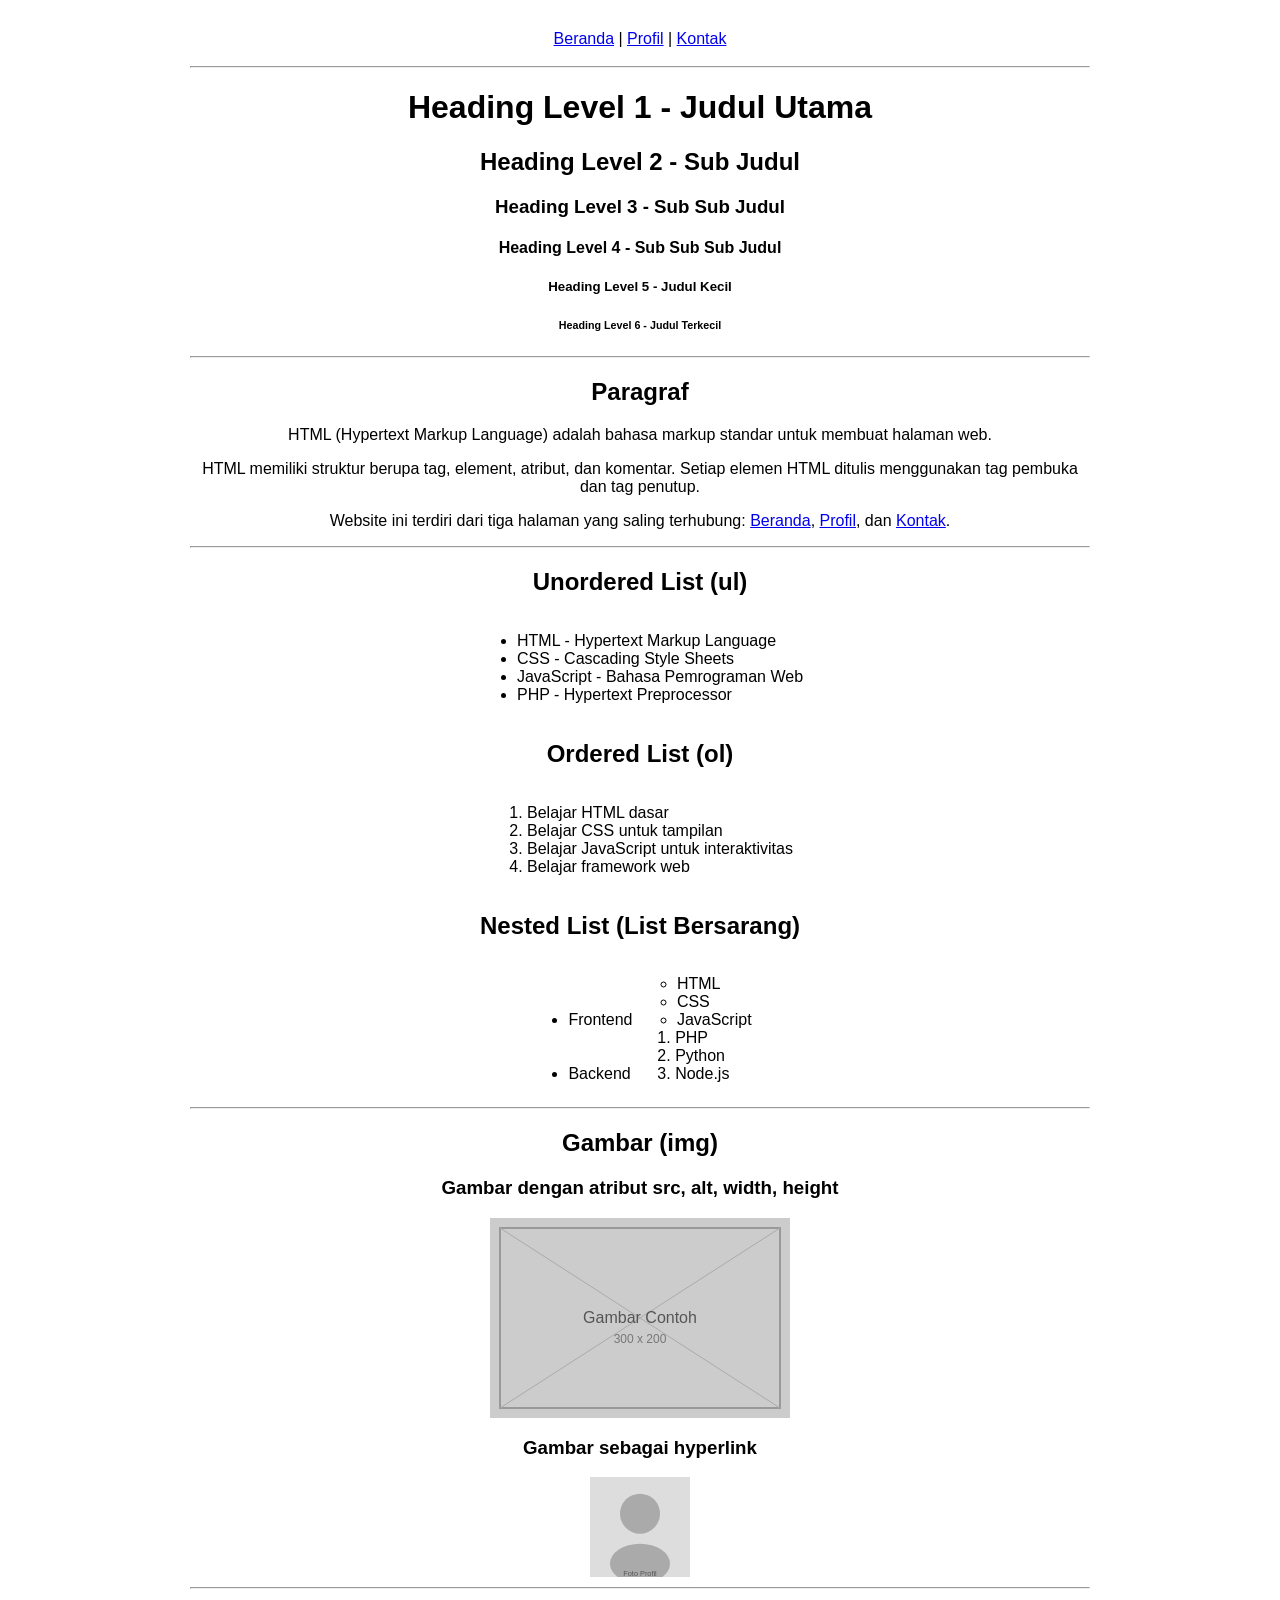
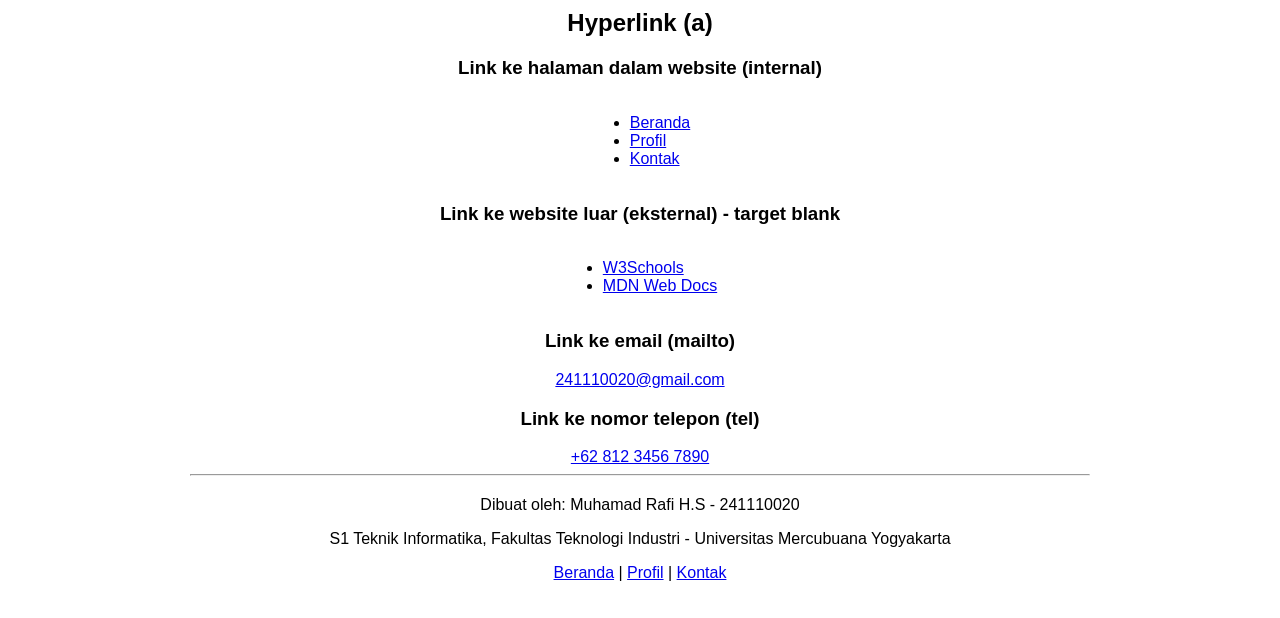
<file: TUGASKULIAH/TP3HTML_Muhamad_Rafi_H.S_241110020/index.html>
<!DOCTYPE html>
<html lang="id">

<head>
    <meta charset="UTF-8">
    <meta name="viewport" content="width=device-width, initial-scale=1.0">
    <meta name="description" content="Halaman beranda website tugas HTML">
    <meta name="author" content="Muhamad Rafi H.S">
    <title>Beranda</title>
    <style>
        body {
            max-width: 900px;
            margin: 0 auto;
            padding: 20px 30px;
            font-family: Arial, sans-serif;
        }

        nav {
            text-align: center;
            padding: 10px 0;
        }

        h1,
        h2,
        h3,
        h4,
        h5,
        h6 {
            text-align: center;
        }

        img {
            display: block;
            margin: 10px auto;
        }

        table {
            margin: 10px auto;
        }

        ul,
        ol {
            display: inline-block;
            text-align: left;
        }

        div {
            text-align: center;
        }

        footer {
            text-align: center;
            margin-top: 20px;
        }

        p {
            text-align: center;
        }
    </style>
</head>

<body>

    <nav>
        <a href="index.html" title="Halaman Beranda">Beranda</a> |
        <a href="profil.html" title="Halaman Profil">Profil</a> |
        <a href="kontak.html" title="Halaman Kontak">Kontak</a>
    </nav>

    <hr>

    <div>
        <h1>Heading Level 1 - Judul Utama</h1>
        <h2>Heading Level 2 - Sub Judul</h2>
        <h3>Heading Level 3 - Sub Sub Judul</h3>
        <h4>Heading Level 4 - Sub Sub Sub Judul</h4>
        <h5>Heading Level 5 - Judul Kecil</h5>
        <h6>Heading Level 6 - Judul Terkecil</h6>
    </div>

    <hr>

    <div>
        <h2>Paragraf</h2>
        <p>
            HTML (Hypertext Markup Language) adalah bahasa markup standar untuk membuat halaman web.
        </p>
        <p>
            HTML memiliki struktur berupa tag, element, atribut, dan komentar.
            Setiap elemen HTML ditulis menggunakan tag pembuka dan tag penutup.
        </p>
        <p>
            Website ini terdiri dari tiga halaman yang saling terhubung:
            <a href="index.html" title="Halaman Beranda">Beranda</a>,
            <a href="profil.html" title="Halaman Profil">Profil</a>, dan
            <a href="kontak.html" title="Halaman Kontak">Kontak</a>.
        </p>
    </div>

    <hr>

    <div>
        <h2>Unordered List (ul)</h2>
        <ul>
            <li>HTML - Hypertext Markup Language</li>
            <li>CSS - Cascading Style Sheets</li>
            <li>JavaScript - Bahasa Pemrograman Web</li>
            <li>PHP - Hypertext Preprocessor</li>
        </ul>

        <h2>Ordered List (ol)</h2>
        <ol>
            <li>Belajar HTML dasar</li>
            <li>Belajar CSS untuk tampilan</li>
            <li>Belajar JavaScript untuk interaktivitas</li>
            <li>Belajar framework web</li>
        </ol>

        <h2>Nested List (List Bersarang)</h2>
        <ul>
            <li>Frontend
                <ul>
                    <li>HTML</li>
                    <li>CSS</li>
                    <li>JavaScript</li>
                </ul>
            </li>
            <li>Backend
                <ol>
                    <li>PHP</li>
                    <li>Python</li>
                    <li>Node.js</li>
                </ol>
            </li>
        </ul>
    </div>

    <hr>

    <div>
        <h2>Gambar (img)</h2>

        <h3>Gambar dengan atribut src, alt, width, height</h3>
        <img src="assets/gambar.svg" alt="Gambar Contoh 300x200" width="300" height="200">

        <h3>Gambar sebagai hyperlink</h3>
        <a href="profil.html" title="Pergi ke halaman profil">
            <img src="assets/foto.svg" alt="Foto Profil - klik untuk ke halaman profil" width="100" height="100">
        </a>
    </div>

    <hr>

    <div>
        <h2>Hyperlink (a)</h2>

        <h3>Link ke halaman dalam website (internal)</h3>
        <ul>
            <li><a href="index.html">Beranda</a></li>
            <li><a href="profil.html">Profil</a></li>
            <li><a href="kontak.html">Kontak</a></li>
        </ul>

        <h3>Link ke website luar (eksternal) - target blank</h3>
        <ul>
            <li><a href="https://www.w3schools.com" target="_blank" title="Belajar HTML di W3Schools">W3Schools</a></li>
            <li><a href="https://developer.mozilla.org" target="_blank" title="Referensi HTML di MDN">MDN Web Docs</a>
            </li>
        </ul>

        <h3>Link ke email (mailto)</h3>
        <a href="mailto:241110020@gmail.com" title="Kirim email">241110020@gmail.com</a>

        <h3>Link ke nomor telepon (tel)</h3>
        <a href="tel:+628123456789" title="Telepon">+62 812 3456 7890</a>
    </div>

    <hr>

    <footer>
        <p>Dibuat oleh: Muhamad Rafi H.S - 241110020</p>
        <p>S1 Teknik Informatika, Fakultas Teknologi Industri - Universitas Mercubuana Yogyakarta</p>
        <p>
            <a href="index.html">Beranda</a> |
            <a href="profil.html">Profil</a> |
            <a href="kontak.html">Kontak</a>
        </p>
    </footer>

</body>

</html>
</file>
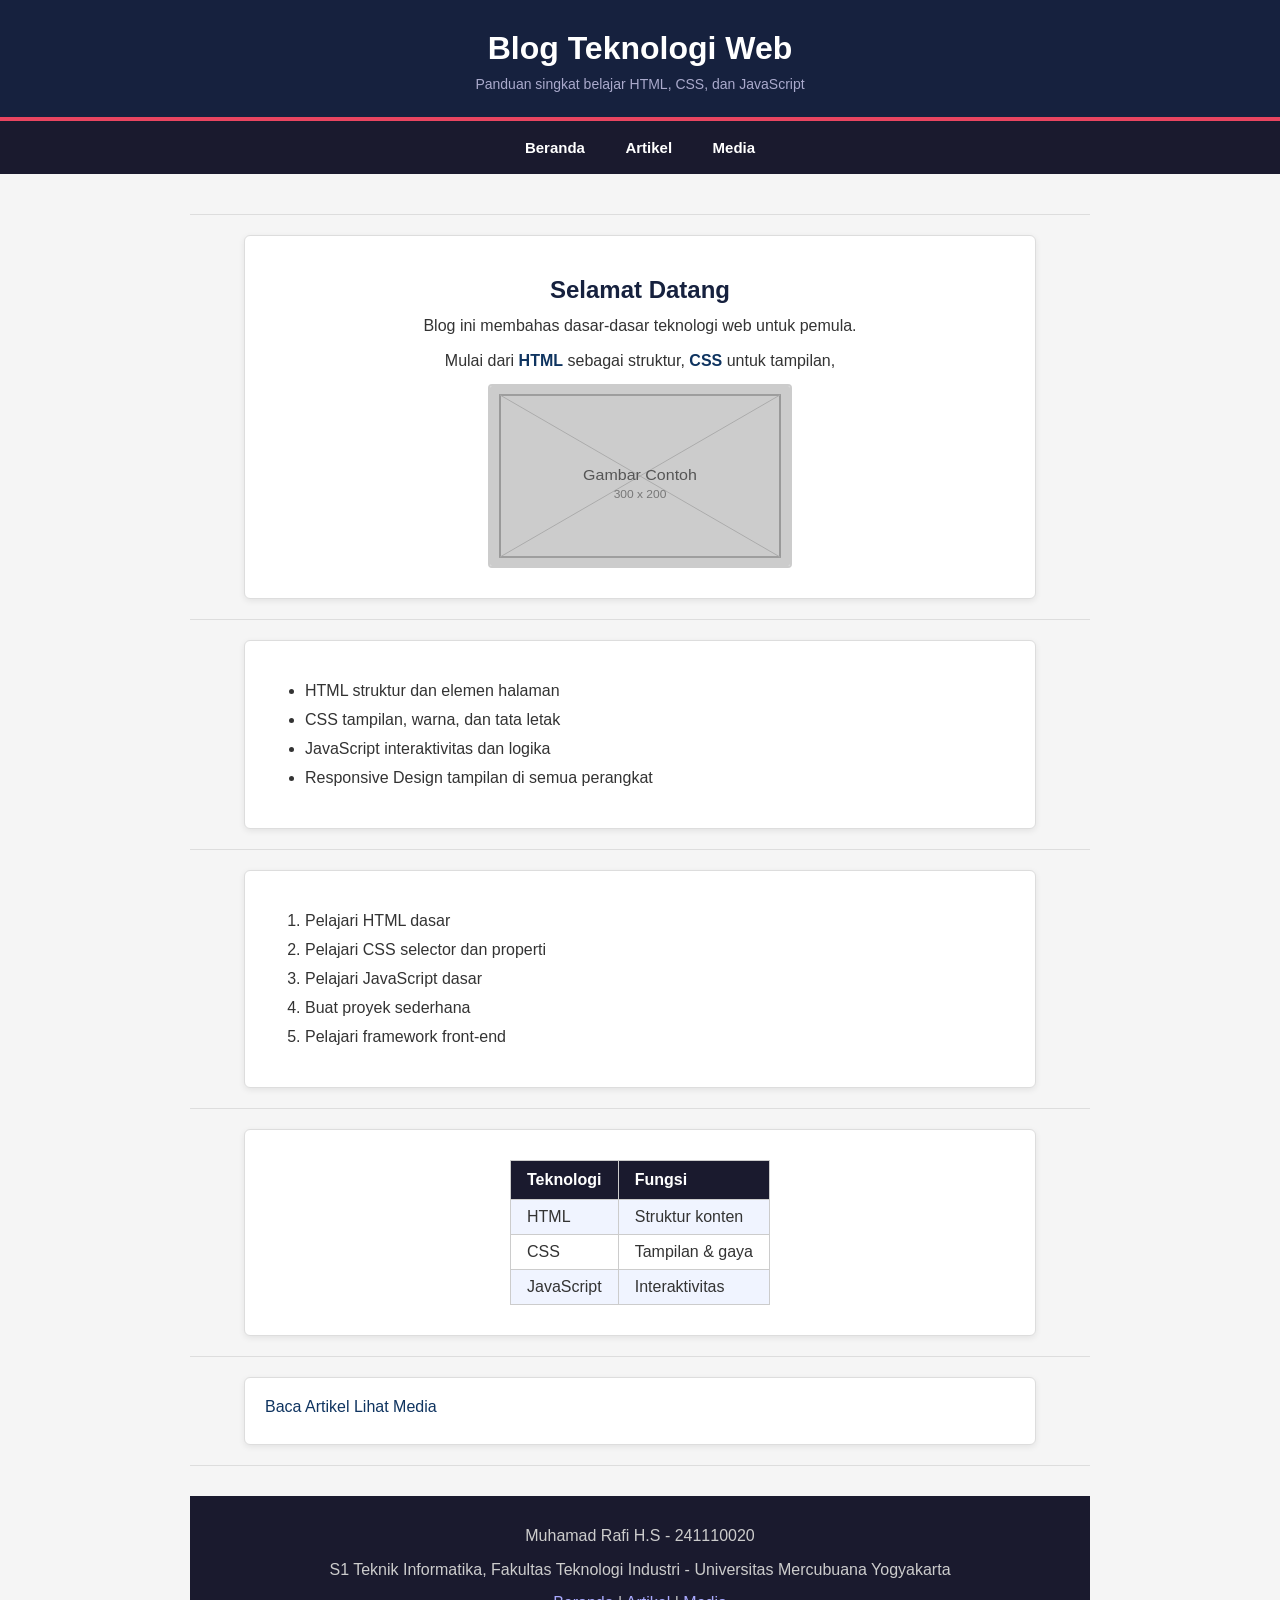
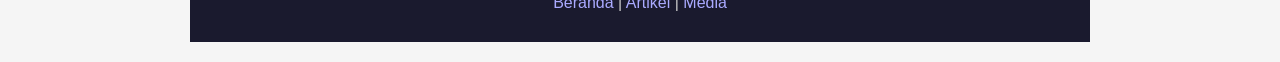
<file: TUGASKULIAH/TP4CSS_Muhamad_Rafi_H.S_241110020/index.html>
<!DOCTYPE html>
<html lang="id">

<head>
    <meta charset="UTF-8">
    <meta name="viewport" content="width=device-width, initial-scale=1.0">
    <meta name="description" content="- Belajar HTML, CSS, dan JavaScript">
    <meta name="author" content="Muhamad Rafi H.S">
    <title>Blog Teknologi Web</title>
    <link rel="stylesheet" href="styles.css">
</head>

<body>
    <div id="header">
        <h1>Blog Teknologi Web</h1>
        <p>Panduan singkat belajar HTML, CSS, dan JavaScript</p>
    </div>
    <nav>
        <a href="index.html" class="nav-link active">Beranda</a>
        <a href="artikel.html" class="nav-link">Artikel</a>
        <a href="media.html" class="nav-link">Media</a>
    </nav>
    <div id="main">

        <hr>
        <div class="card">
            <h2>Selamat Datang</h2>
            <p>Blog ini membahas dasar-dasar teknologi web untuk pemula.</p>
            <p>Mulai dari <strong>HTML</strong> sebagai struktur, <strong>CSS</strong> untuk tampilan,

                <img src="assets/gambar.svg" alt="Ilustrasi Web" width="300" height="180">
        </div>

        <hr>

        <div class="card">

            <ul>
                <li>HTML struktur dan elemen halaman</li>
                <li>CSS tampilan, warna, dan tata letak</li>
                <li>JavaScript interaktivitas dan logika</li>
                <li>Responsive Design tampilan di semua perangkat</li>
            </ul>
        </div>

        <hr>

        <div class="card">

            <ol>
                <li>Pelajari HTML dasar</li>
                <li>Pelajari CSS selector dan properti</li>
                <li>Pelajari JavaScript dasar</li>
                <li>Buat proyek sederhana</li>
                <li>Pelajari framework front-end</li>
            </ol>
        </div>

        <hr>

        <div class="card">

            <table>
                <tr>
                    <th>Teknologi</th>
                    <th>Fungsi</th>

                </tr>
                <tr>
                    <td>HTML</td>
                    <td>Struktur konten</td>

                </tr>
                <tr>
                    <td>CSS</td>
                    <td>Tampilan &amp; gaya</td>

                </tr>
                <tr>
                    <td>JavaScript</td>
                    <td>Interaktivitas</td>

                </tr>
            </table>
        </div>

        <hr>

        <div class="card">

            <a href="artikel.html" class="btn">Baca Artikel</a>
            <a href="media.html" class="btn">Lihat Media</a>
            </p>
        </div>

        <hr>
        <div id="footer">
            <p> Muhamad Rafi H.S - 241110020</p>
            <p>S1 Teknik Informatika, Fakultas Teknologi Industri - Universitas Mercubuana Yogyakarta</p>
            <p>
                <a href="index.html">Beranda</a> |
                <a href="artikel.html">Artikel</a> |
                <a href="media.html">Media</a>
            </p>
        </div>

</body>

</html>
</file>
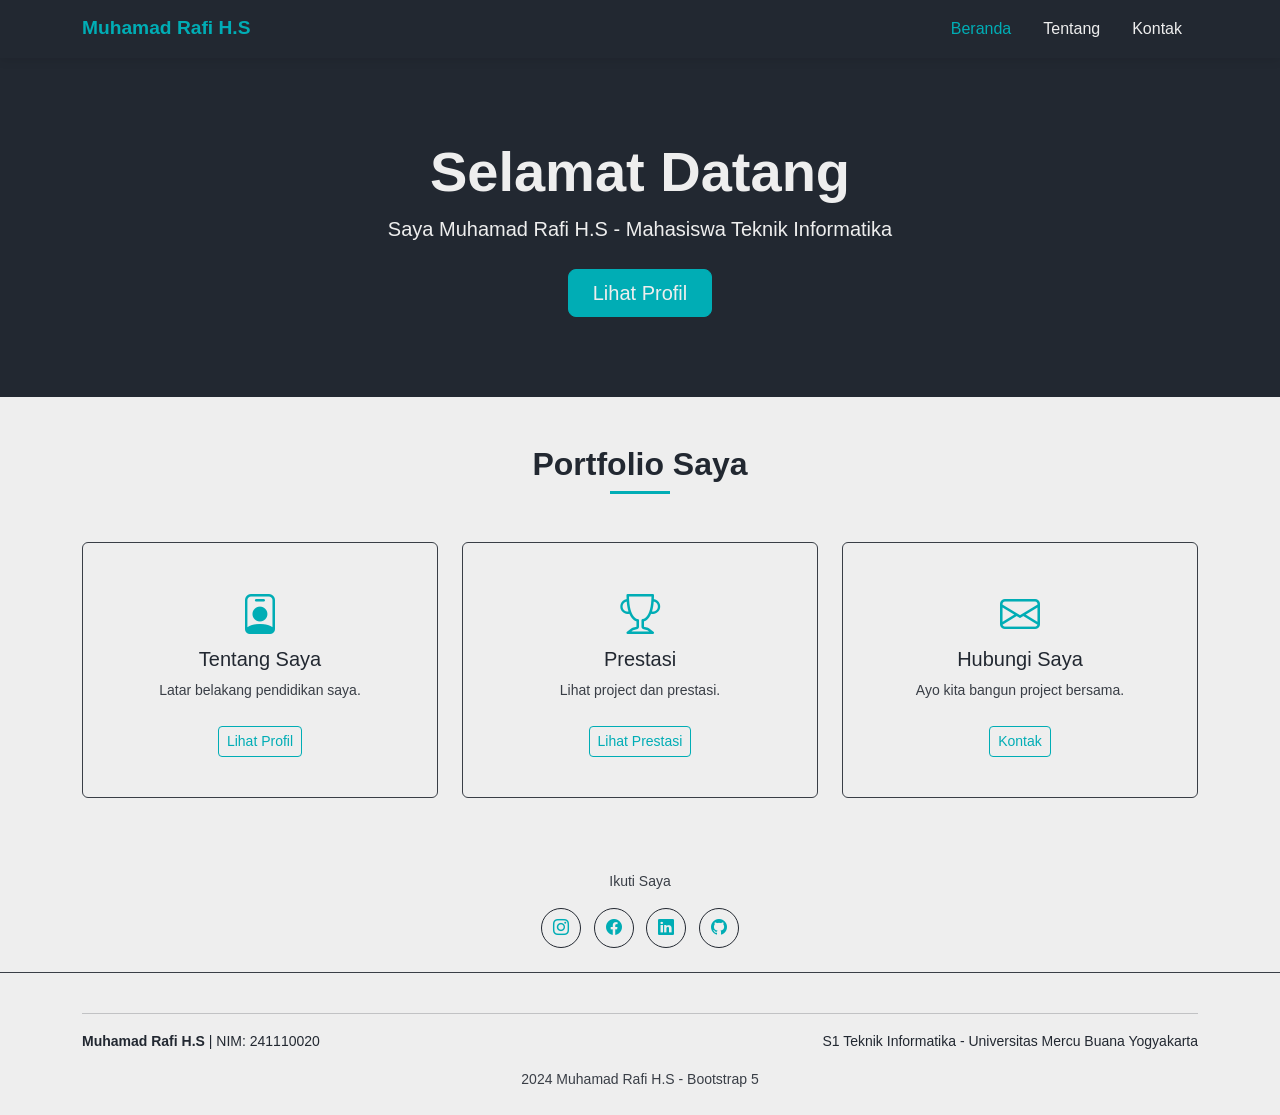
<file: TUGASKULIAH/TP5Bootstrap_Muhamad_Rafi_H.S_241110020/index.html>
<!DOCTYPE html>
<html lang="id">

<head>
    <meta charset="UTF-8">
    <meta name="viewport" content="width=device-width, initial-scale=1.0">
    <meta name="description" content="Portfolio Personal - Muhamad Rafi H.S">
    <meta name="author" content="Muhamad Rafi H.S">
    <title>Beranda - Portfolio Muhamad Rafi H.S</title>

    <!-- Bootstrap 5.3.3 CSS -->
    <link href="https://cdn.jsdelivr.net/npm/bootstrap@5.3.3/dist/css/bootstrap.min.css" rel="stylesheet"
        integrity="sha384-QWTKZyjpPEjISv5WaRU9OFeRpok6YctnYmDr5pNlyT2bRjXh0JMhjY6hW+ALEwIH" crossorigin="anonymous">

    <!-- Bootstrap Icons -->
    <link rel="stylesheet" href="https://cdn.jsdelivr.net/npm/bootstrap-icons@1.11.3/font/bootstrap-icons.min.css">

    <!-- Custom CSS -->
    <link rel="stylesheet" href="styles.css">
</head>

<body>
    <!-- Navbar Component -->
    <nav class="navbar navbar-expand-lg sticky-top">
        <div class="container">
            <a class="navbar-brand fw-bold" href="index.html">
                Muhamad Rafi H.S
            </a>
            <button class="navbar-toggler" type="button" data-bs-toggle="collapse" data-bs-target="#navbarNav"
                aria-controls="navbarNav" aria-expanded="false" aria-label="Toggle navigation">
                <span class="navbar-toggler-icon"></span>
            </button>
            <div class="collapse navbar-collapse" id="navbarNav">
                <ul class="navbar-nav ms-auto">
                    <li class="nav-item">
                        <a class="nav-link active" href="index.html">Beranda</a>
                    </li>
                    <li class="nav-item">
                        <a class="nav-link" href="about.html">Tentang</a>
                    </li>
                    <li class="nav-item">
                        <a class="nav-link" href="contact.html">Kontak</a>
                    </li>
                </ul>
            </div>
        </div>
    </nav>

    <!-- Hero Section -->
    <section class="hero-section">
        <div class="container">
            <div class="row">
                <div class="col-12 text-center">
                    <h1 class="display-4 fw-bold">Selamat Datang</h1>
                    <p class="lead mb-4">Saya Muhamad Rafi H.S - Mahasiswa Teknik Informatika</p>
                    <a href="about.html" class="btn btn-primary btn-lg px-4">Lihat Profil</a>
                </div>
            </div>
        </div>
    </section>

    <!-- Quick Info Section -->
    <section class="py-5">
        <div class="container">
            <div class="text-center mb-5">
                <h2 class="fw-bold">Portfolio Saya</h2>
                <div class="divider mx-auto"></div>
            </div>

            <div class="row g-4">
                <div class="col-lg-4 col-md-6">
                    <div class="card h-100 text-center p-4">
                        <div class="card-body">
                            <i class="bi bi-person-badge fs-1 mb-3"></i>
                            <h5 class="card-title">Tentang Saya</h5>
                            <p class="card-text small">Latar belakang pendidikan saya.</p>
                            <a href="about.html" class="btn btn-outline-primary btn-sm mt-2">Lihat Profil</a>
                        </div>
                    </div>
                </div>

                <div class="col-lg-4 col-md-6">
                    <div class="card h-100 text-center p-4">
                        <div class="card-body">
                            <i class="bi bi-trophy fs-1 mb-3"></i>
                            <h5 class="card-title">Prestasi</h5>
                            <p class="card-text small">Lihat project dan prestasi.</p>
                            <a href="about.html#achievements" class="btn btn-outline-primary btn-sm mt-2">Lihat Prestasi</a>
                        </div>
                    </div>
                </div>

                <div class="col-lg-4 col-md-12">
                    <div class="card h-100 text-center p-4">
                        <div class="card-body">
                            <i class="bi bi-envelope fs-1 mb-3"></i>
                            <h5 class="card-title">Hubungi Saya</h5>
                            <p class="card-text small">Ayo kita bangun project bersama.</p>
                            <a href="contact.html" class="btn btn-outline-primary btn-sm mt-2">Kontak</a>
                        </div>
                    </div>
                </div>
            </div>
        </div>
    </section>

    <!-- Social Links Section -->
    <section class="py-4">
        <div class="container">
            <div class="row text-center">
                <div class="col-12">
                    <p class="small text-muted mb-3">Ikuti Saya</p>
                    <a href="#" class="btn btn-outline-dark btn-social me-2">
                        <i class="bi bi-instagram"></i>
                    </a>
                    <a href="#" class="btn btn-outline-dark btn-social me-2">
                        <i class="bi bi-facebook"></i>
                    </a>
                    <a href="#" class="btn btn-outline-dark btn-social me-2">
                        <i class="bi bi-linkedin"></i>
                    </a>
                    <a href="#" class="btn btn-outline-dark btn-social">
                        <i class="bi bi-github"></i>
                    </a>
                </div>
            </div>
        </div>
    </section>

    <!-- Footer -->
    <footer class="py-4 mt-auto">
        <div class="container">
            <hr>
            <div class="row">
                <div class="col-md-6 text-center text-md-start mb-2 mb-md-0">
                    <p class="mb-0 small"><strong>Muhamad Rafi H.S</strong> | NIM: 241110020</p>
                </div>
                <div class="col-md-6 text-center text-md-end">
                    <p class="mb-0 small">S1 Teknik Informatika - Universitas Mercu Buana Yogyakarta</p>
                </div>
            </div>
            <div class="text-center mt-3">
                <p class="mb-0 small text-muted">2024 Muhamad Rafi H.S - Bootstrap 5</p>
            </div>
        </div>
    </footer>

    <!-- Bootstrap 5.3.3 JS Bundle -->
    <script src="https://cdn.jsdelivr.net/npm/bootstrap@5.3.3/dist/js/bootstrap.bundle.min.js"
        integrity="sha384-YvpcrYf0tY3lHB60NNkmXc5s9fDVZLESaAA55NDzOxhy9GkcIdslK1eN7N6jIeHz" crossorigin="anonymous"></script>
</body>

</html>
</file>
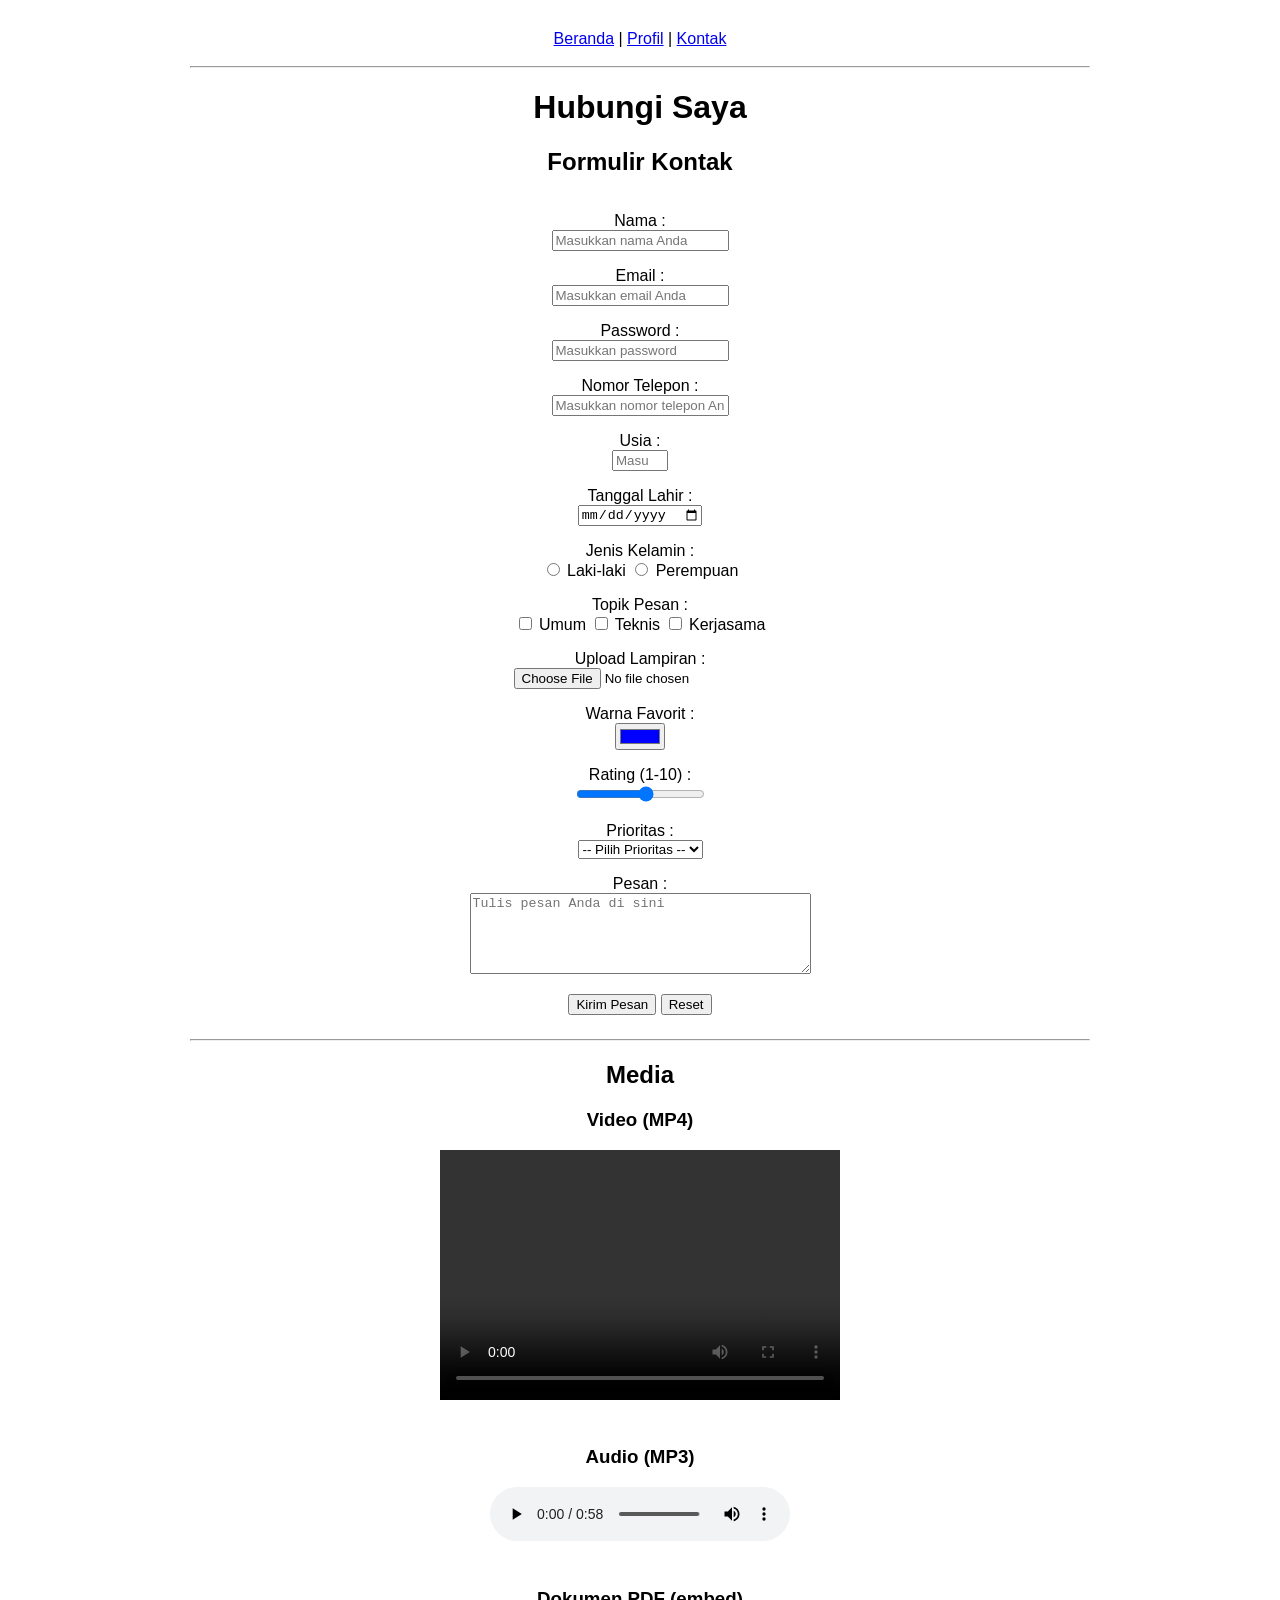
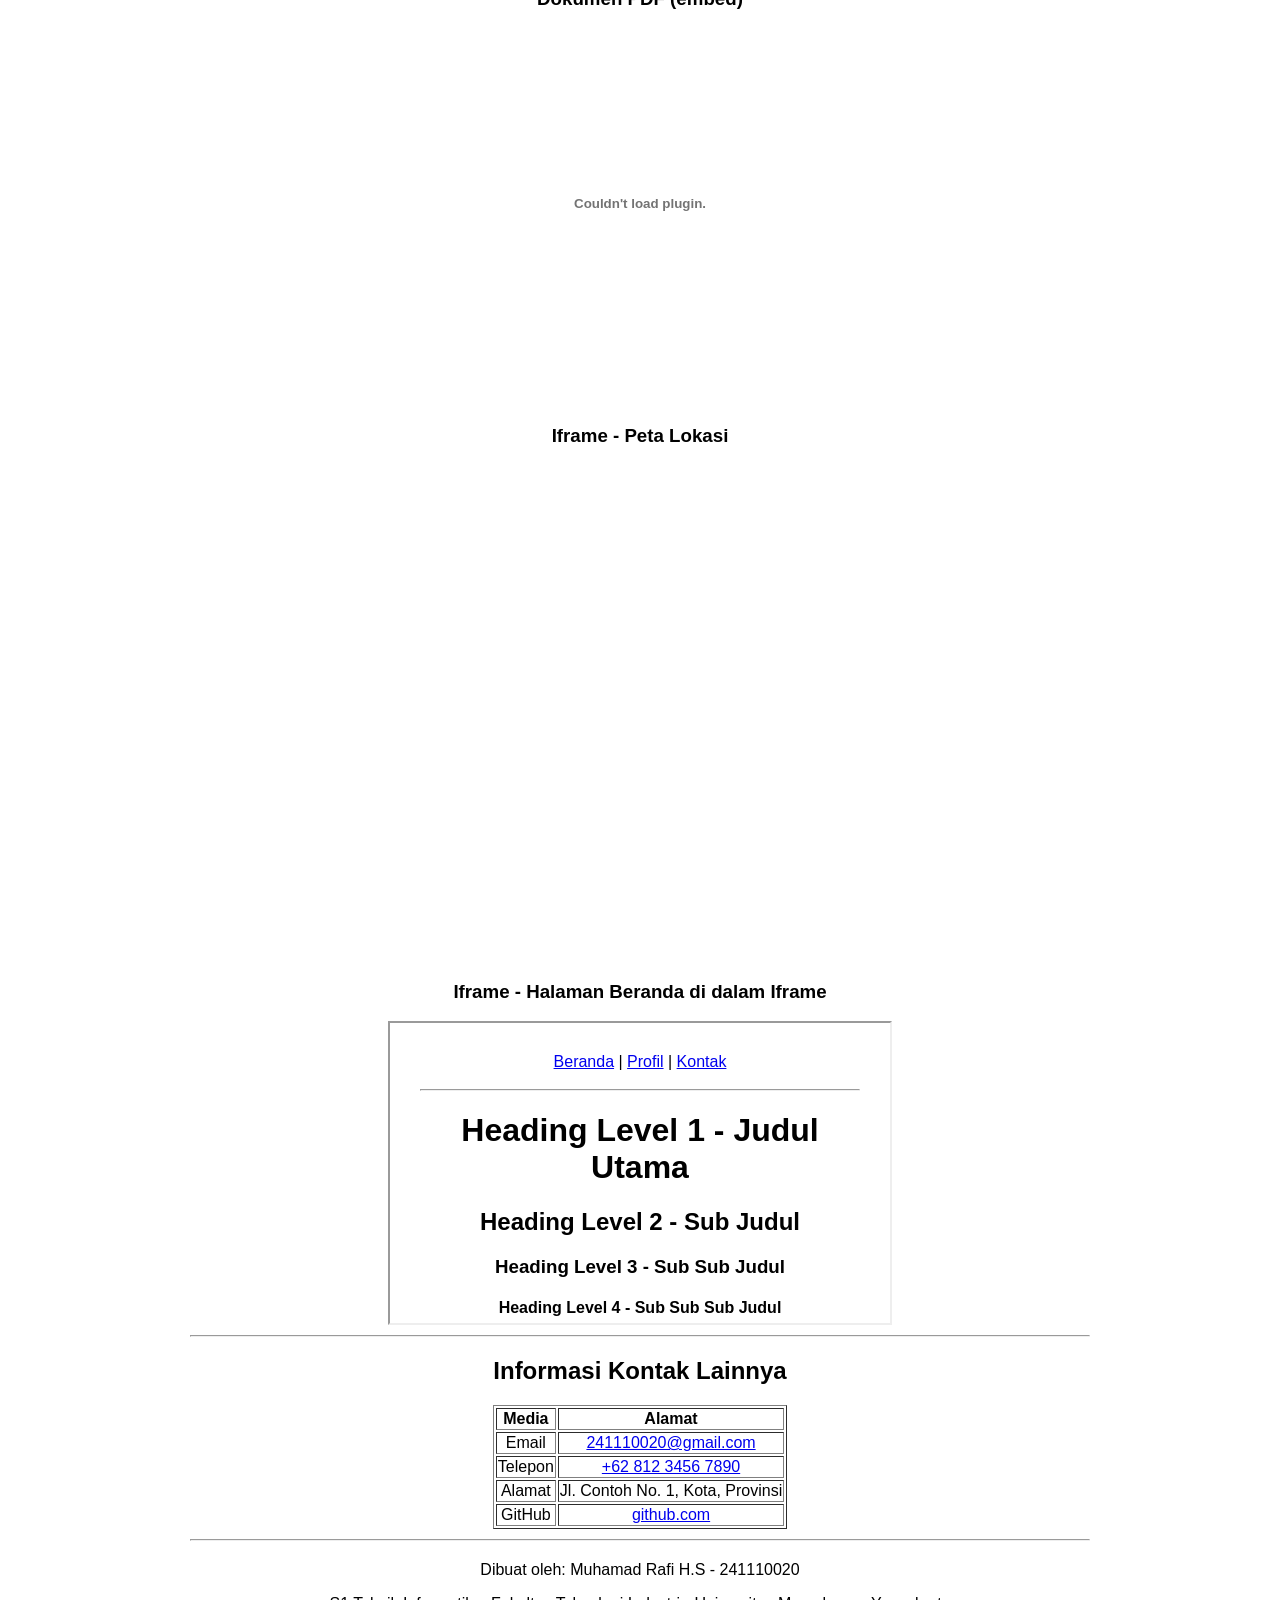
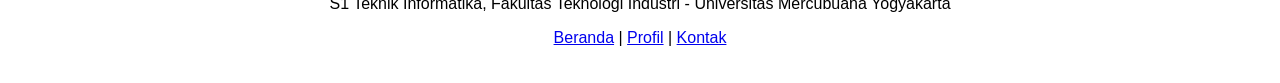
<file: TUGASKULIAH/TP3HTML_Muhamad_Rafi_H.S_241110020/kontak.html>
<!DOCTYPE html>
<html lang="id">

<head>
    <meta charset="UTF-8">
    <meta name="viewport" content="width=device-width, initial-scale=1.0">
    <meta name="description" content="Halaman kontak dan media website">
    <meta name="author" content="Muhamad Rafi H.S">
    <title>Kontak</title>
    <style>
        body {
            max-width: 900px;
            margin: 0 auto;
            padding: 20px 30px;
            font-family: Arial, sans-serif;
        }

        nav {
            text-align: center;
            padding: 10px 0;
        }

        h1,
        h2,
        h3,
        h4,
        h5,
        h6 {
            text-align: center;
        }

        img {
            display: block;
            margin: 10px auto;
        }

        table {
            margin: 10px auto;
        }

        ul,
        ol {
            display: inline-block;
            text-align: left;
        }

        div {
            text-align: center;
        }

        form {
            display: inline-block;
            text-align: left;
        }

        video,
        audio,
        iframe,
        embed {
            display: block;
            margin: 10px auto;
        }

        footer {
            text-align: center;
            margin-top: 20px;
        }

        p {
            text-align: center;
        }
    </style>
</head>

<body>


    <nav>
        <a href="index.html" title="Halaman Beranda">Beranda</a> |
        <a href="profil.html" title="Halaman Profil">Profil</a> |
        <a href="kontak.html" title="Halaman Kontak">Kontak</a>
    </nav>

    <hr>


    <div>
        <h1>Hubungi Saya</h1>

        <h2>Formulir Kontak</h2>
        <form action="#" method="post">


            <p>
                <label for="nama">Nama :</label><br>
                <input type="text" id="nama" name="nama" placeholder="Masukkan nama Anda">
            </p>


            <p>
                <label for="email">Email :</label><br>
                <input type="email" id="email" name="email" placeholder="Masukkan email Anda">
            </p>


            <p>
                <label for="password">Password :</label><br>
                <input type="password" id="password" name="password" placeholder="Masukkan password">
            </p>


            <p>
                <label for="telepon">Nomor Telepon :</label><br>
                <input type="tel" id="telepon" name="telepon" placeholder="Masukkan nomor telepon Anda">
            </p>


            <p>
                <label for="usia">Usia :</label><br>
                <input type="number" id="usia" name="usia" min="1" max="100" placeholder="Masukkan usia Anda">
            </p>


            <p>
                <label for="tanggal">Tanggal Lahir :</label><br>
                <input type="date" id="tanggal" name="tanggal">
            </p>


            <p>
                <label>Jenis Kelamin :</label><br>
                <input type="radio" id="laki" name="jenis_kelamin" value="laki-laki">
                <label for="laki">Laki-laki</label>
                <input type="radio" id="perempuan" name="jenis_kelamin" value="perempuan">
                <label for="perempuan">Perempuan</label>
            </p>


            <p>
                <label>Topik Pesan :</label><br>
                <input type="checkbox" id="umum" name="topik" value="umum">
                <label for="umum">Umum</label>
                <input type="checkbox" id="teknis" name="topik" value="teknis">
                <label for="teknis">Teknis</label>
                <input type="checkbox" id="kerjasama" name="topik" value="kerjasama">
                <label for="kerjasama">Kerjasama</label>
            </p>


            <p>
                <label for="file">Upload Lampiran :</label><br>
                <input type="file" id="file" name="file">
            </p>


            <p>
                <label for="warna">Warna Favorit :</label><br>
                <input type="color" id="warna" name="warna" value="#0000ff">
            </p>


            <p>
                <label for="rating">Rating (1-10) :</label><br>
                <input type="range" id="rating" name="rating" min="1" max="10">
            </p>


            <p>
                <label for="prioritas">Prioritas :</label><br>
                <select id="prioritas" name="prioritas">
                    <option value="">-- Pilih Prioritas --</option>
                    <option value="rendah">Rendah</option>
                    <option value="sedang">Sedang</option>
                    <option value="tinggi">Tinggi</option>
                </select>
            </p>


            <p>
                <label for="pesan">Pesan :</label><br>
                <textarea id="pesan" name="pesan" rows="5" cols="40" placeholder="Tulis pesan Anda di sini"></textarea>
            </p>


            <p>
                <input type="submit" value="Kirim Pesan">
                <input type="reset" value="Reset">
            </p>

        </form>
    </div>

    <hr>


    <div>
        <h2>Media</h2>


        <h3>Video (MP4)</h3>
        <video width="400" height="250" controls>
            <source src="assets/meme_dog.mp4" type="video/mp4">
            Browser Anda tidak mendukung tag video. Silakan perbarui browser Anda.
        </video>

        <br>


        <h3>Audio (MP3)</h3>
        <audio controls>
            <source src="assets/mp3_sample.mp3" type="audio/mpeg">
            Browser Anda tidak mendukung tag audio. Silakan perbarui browser Anda.
        </audio>

        <br>


        <h3>Dokumen PDF (embed)</h3>
        <embed src="assets/kulari.pdf" type="application/pdf" width="500" height="350">

        <br>


        <h3>Iframe - Peta Lokasi</h3>
        <iframe
            src="https://www.google.com/maps/embed?pb=!1m18!1m12!1m3!1d63257.709855965484!2d110.3696594922945!3d-7.725259415121197!2m3!1f0!2f0!3f0!3m2!1i1024!2i768!4f13.1!3m3!1m2!1s0x2e7a599aaf90dabb%3A0x8a6d88bc1cedbed4!2sUniversitas%20Mercu%20Buana%20Yogyakarta%2C%20Kampus%203!5e0!3m2!1sen!2sid!4v1776217879035!5m2!1sen!2sid"
            width="600" height="450" style="border:0;" allowfullscreen="" loading="lazy"
            referrerpolicy="no-referrer-when-downgrade"></iframe>
        <br>

        <br>


        <h3>Iframe - Halaman Beranda di dalam Iframe</h3>
        <iframe src="index.html" width="500" height="300" frameborder="1" title="Preview Halaman Beranda">
        </iframe>
    </div>

    <hr>


    <div>
        <h2>Informasi Kontak Lainnya</h2>
        <table border="1">
            <tr>
                <th>Media</th>
                <th>Alamat</th>
            </tr>
            <tr>
                <td>Email</td>
                <td><a href="mailto:241110020@gmail.com">241110020@gmail.com</a></td>
            </tr>
            <tr>
                <td>Telepon</td>
                <td><a href="tel:+628123456789">+62 812 3456 7890</a></td>
            </tr>
            <tr>
                <td>Alamat</td>
                <td>Jl. Contoh No. 1, Kota, Provinsi</td>
            </tr>
            <tr>
                <td>GitHub</td>
                <td><a href="https://github.com" target="_blank" title="GitHub">github.com</a></td>
            </tr>
        </table>
    </div>


    <hr>

    <footer>
        <p>Dibuat oleh: Muhamad Rafi H.S - 241110020</p>
        <p>S1 Teknik Informatika, Fakultas Teknologi Industri - Universitas Mercubuana Yogyakarta</p>
        <p>
            <a href="index.html">Beranda</a> |
            <a href="profil.html">Profil</a> |
            <a href="kontak.html">Kontak</a>
        </p>
    </footer>

</body>

</html>
</file>
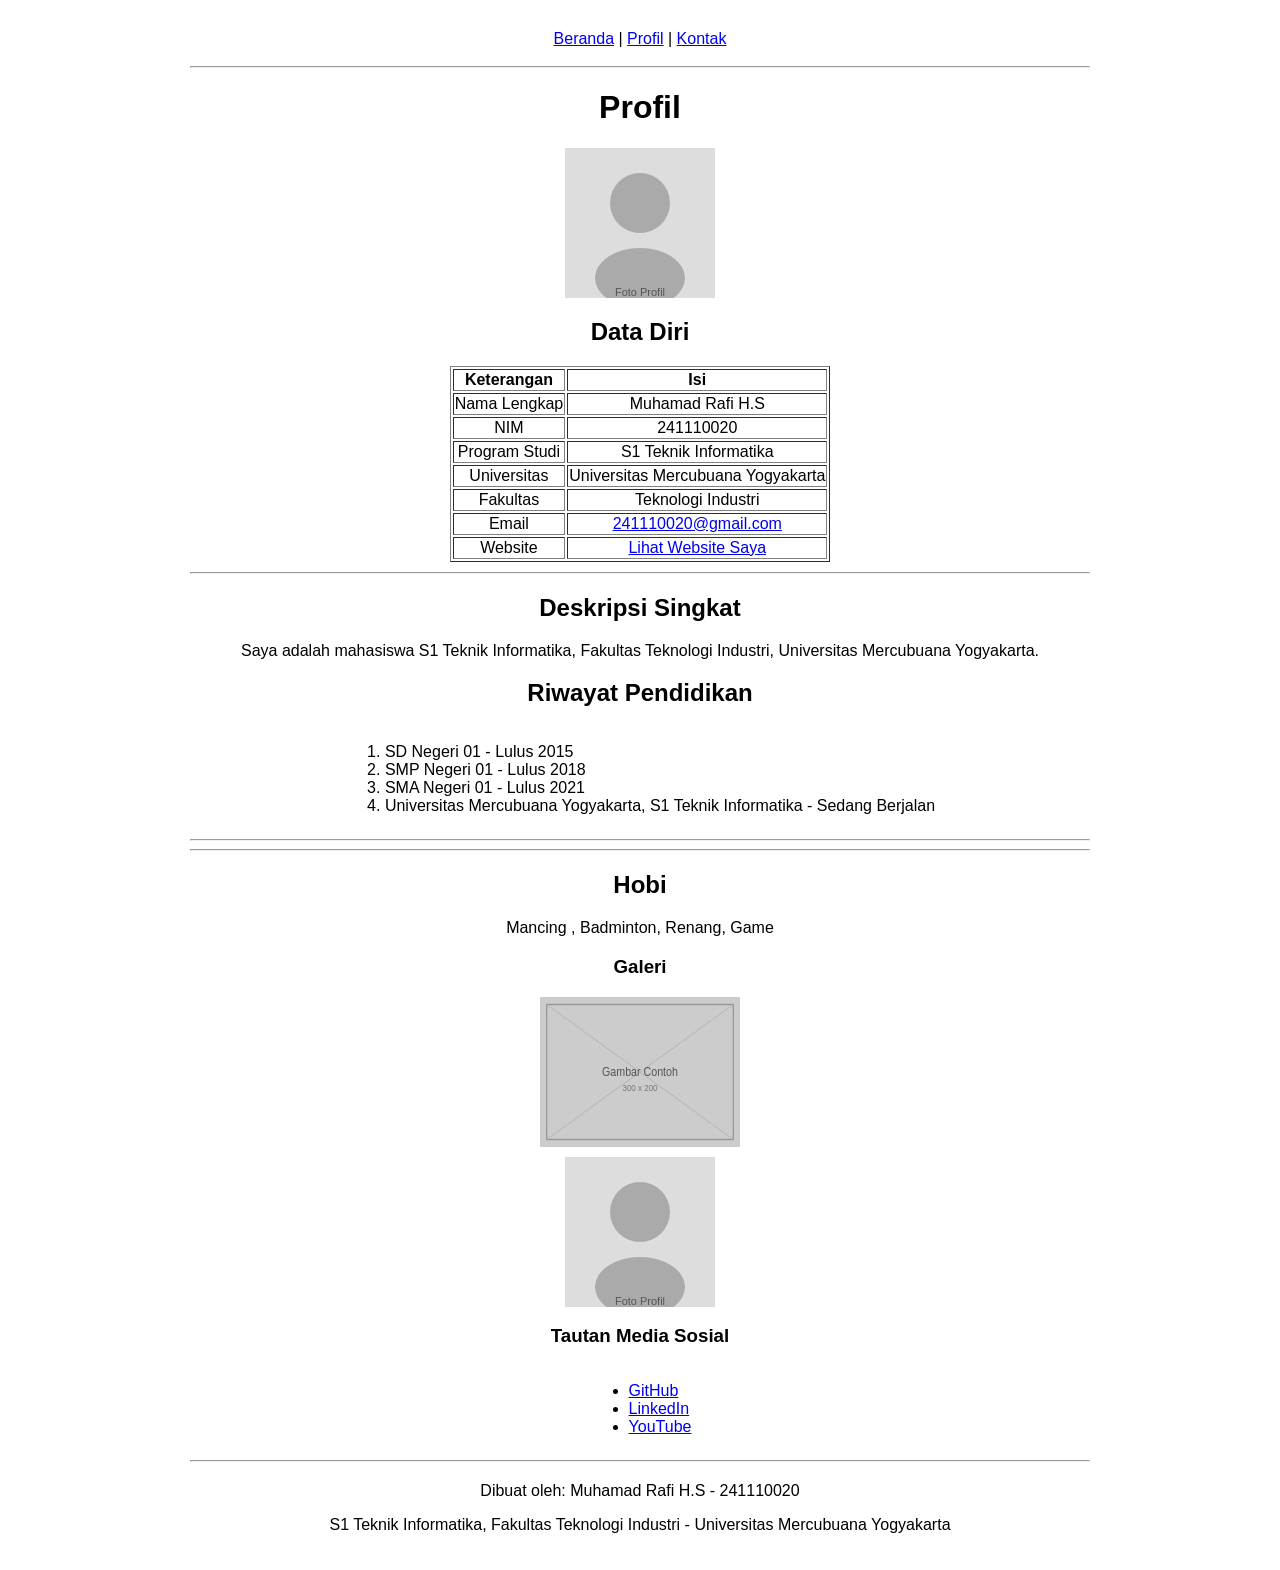
<file: TUGASKULIAH/TP3HTML_Muhamad_Rafi_H.S_241110020/profil.html>
<!DOCTYPE html>
<html lang="id">

<head>
    <meta charset="UTF-8">
    <meta name="viewport" content="width=device-width, initial-scale=1.0">
    <meta name="description" content="Halaman profil mahasiswa">
    <meta name="author" content="Muhamad Rafi H.S">
    <title>Profil</title>
    <style>
        body {
            max-width: 900px;
            margin: 0 auto;
            padding: 20px 30px;
            font-family: Arial, sans-serif;
        }

        nav {
            text-align: center;
            padding: 10px 0;
        }

        h1,
        h2,
        h3,
        h4,
        h5,
        h6 {
            text-align: center;
        }

        img {
            display: block;
            margin: 10px auto;
        }

        table {
            margin: 10px auto;
        }

        ul,
        ol {
            display: inline-block;
            text-align: left;
        }

        div {
            text-align: center;
        }

        footer {
            text-align: center;
            margin-top: 20px;
        }

        p {
            text-align: center;
        }
    </style>
</head>

<body>

    <nav>
        <a href="index.html" title="Halaman Beranda">Beranda</a> |
        <a href="profil.html" title="Halaman Profil">Profil</a> |
        <a href="kontak.html" title="Halaman Kontak">Kontak</a>
    </nav>

    <hr>

    <div>
        <h1>Profil</h1>

        <img src="assets/foto.svg" alt="Foto Profil Mahasiswa" width="150" height="150">

        <h2>Data Diri</h2>
        <table border="1">
            <tr>
                <th>Keterangan</th>
                <th>Isi</th>
            </tr>
            <tr>
                <td>Nama Lengkap</td>
                <td>Muhamad Rafi H.S</td>
            </tr>
            <tr>
                <td>NIM</td>
                <td>241110020</td>
            </tr>
            <tr>
                <td>Program Studi</td>
                <td>S1 Teknik Informatika</td>
            </tr>
            <tr>
                <td>Universitas</td>
                <td>Universitas Mercubuana Yogyakarta</td>
            </tr>
            <tr>
                <td>Fakultas</td>
                <td>Teknologi Industri</td>
            </tr>
            <tr>
                <td>Email</td>
                <td><a href="mailto:241110020@gmail.com">241110020@gmail.com</a></td>
            </tr>
            <tr>
                <td>Website</td>
                <td><a href="index.html">Lihat Website Saya</a></td>
            </tr>
        </table>
    </div>

    <hr>

    <div>
        <h2>Deskripsi Singkat</h2>
        <p>
            Saya adalah mahasiswa S1 Teknik Informatika, Fakultas Teknologi Industri, Universitas Mercubuana Yogyakarta.
        </p>

        <h2>Riwayat Pendidikan</h2>
        <ol>
            <li>SD Negeri 01 - Lulus 2015</li>
            <li>SMP Negeri 01 - Lulus 2018</li>
            <li>SMA Negeri 01 - Lulus 2021</li>
            <li>Universitas Mercubuana Yogyakarta, S1 Teknik Informatika - Sedang Berjalan</li>
        </ol>
    </div>

    <hr>

    <hr>

    <div>
        <h2>Hobi</h2>
        <p>
            Mancing , Badminton, Renang, Game
        </p>

        <h3>Galeri</h3>
        <a href="index.html" title="Kembali ke Beranda">
            <img src="assets/gambar.svg" alt="Foto Kegiatan 1" width="200" height="150">
        </a>
        <a href="kontak.html" title="Pergi ke halaman Kontak">
            <img src="assets/foto.svg" alt="Foto Kegiatan 2" width="150" height="150">
        </a>

        <h3>Tautan Media Sosial</h3>
        <ul>
            <li><a href="https://github.com" target="_blank" title="GitHub">GitHub</a></li>
            <li><a href="https://linkedin.com" target="_blank" title="LinkedIn">LinkedIn</a></li>
            <li><a href="https://www.youtube.com" target="_blank" title="YouTube">YouTube</a></li>
        </ul>
    </div>

    <hr>

    <footer>
        <p>Dibuat oleh: Muhamad Rafi H.S - 241110020</p>
        <p>S1 Teknik Informatika, Fakultas Teknologi Industri - Universitas Mercubuana Yogyakarta</p>
    </footer>

</body>

</html>
</file>
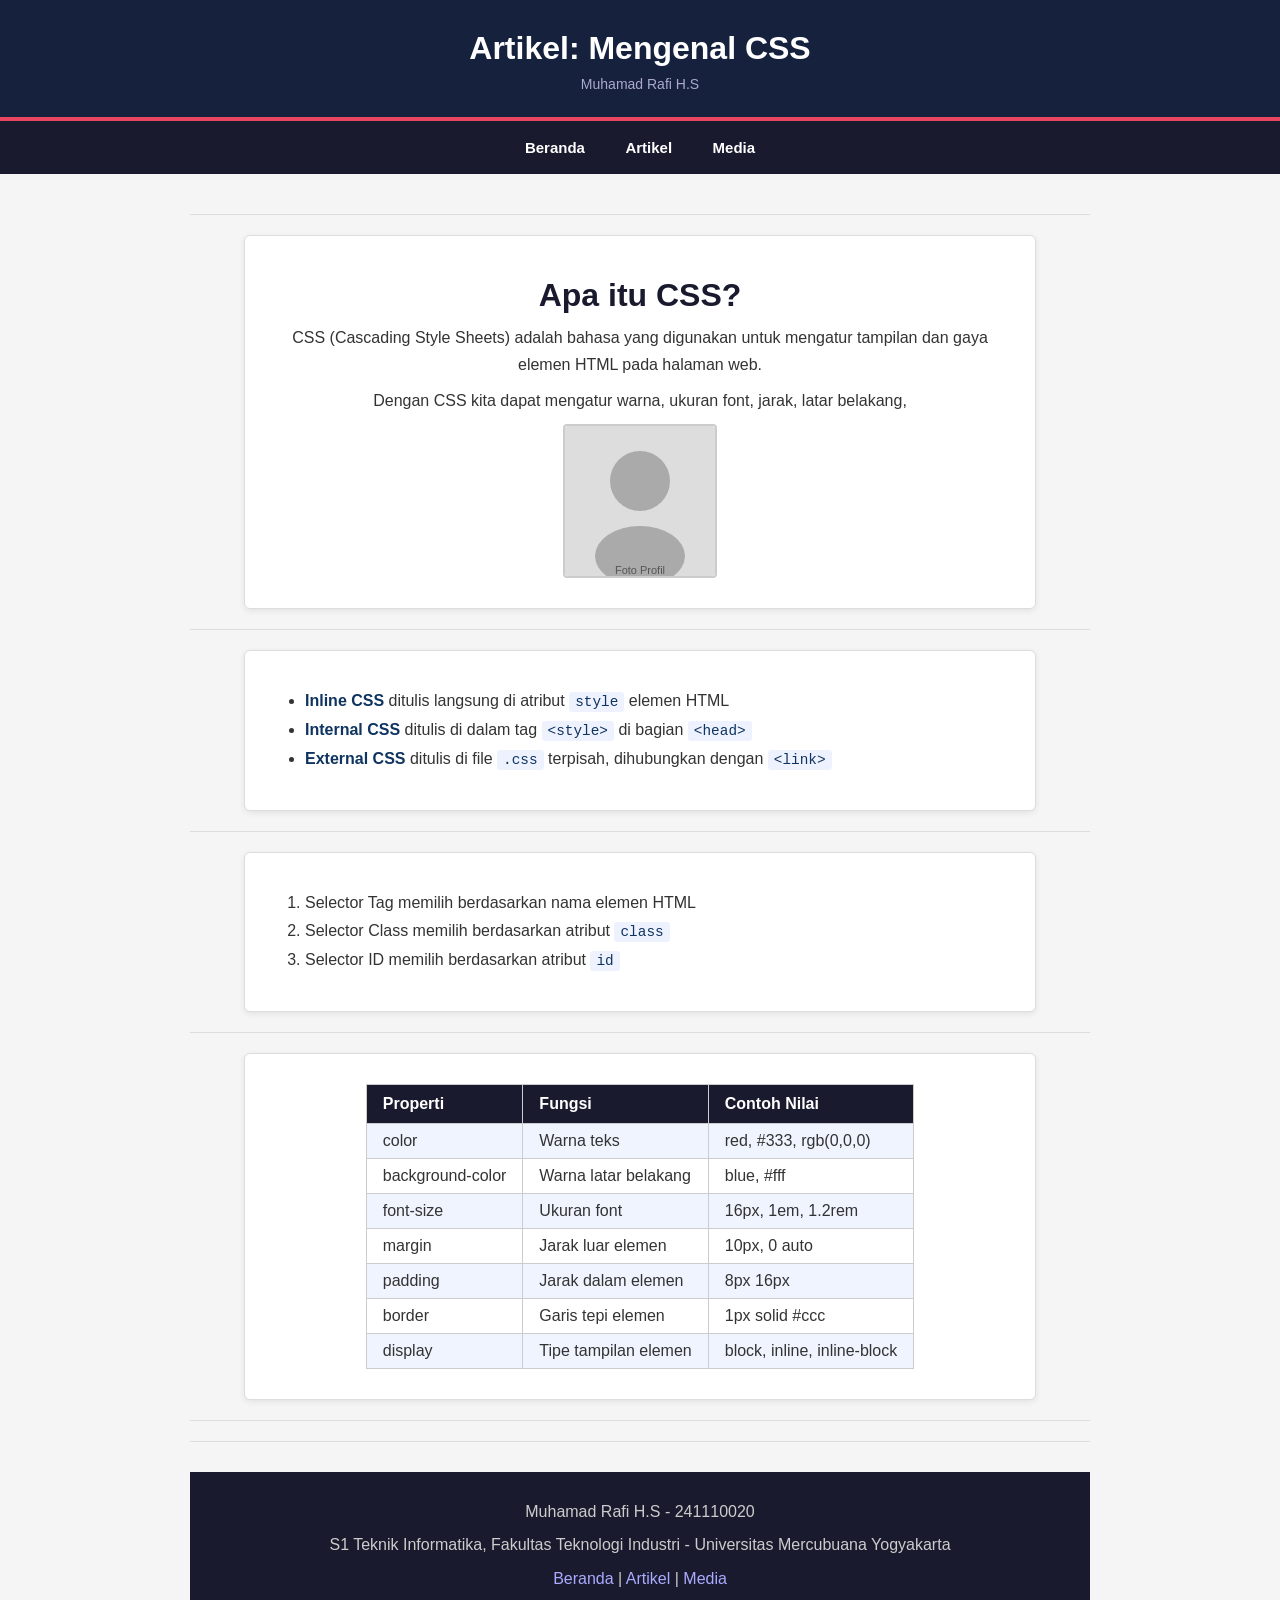
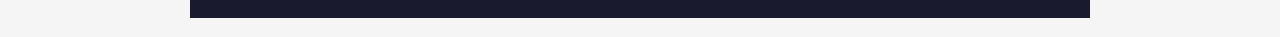
<file: TUGASKULIAH/TP4CSS_Muhamad_Rafi_H.S_241110020/artikel.html>
<!DOCTYPE html>
<html lang="id">

<head>
    <meta charset="UTF-8">
    <meta name="viewport" content="width=device-width, initial-scale=1.0">
    <meta name="description" content="Artikel tentang CSS - Blog Teknologi Web">
    <meta name="author" content="Muhamad Rafi H.S">
    <title>Artikel CSS</title>
    <link rel="stylesheet" href="styles.css">
</head>

<body>
    <div id="header">
        <h1>Artikel: Mengenal CSS</h1>
        <p>Muhamad Rafi H.S</p>
    </div>
    <nav>
        <a href="index.html" class="nav-link">Beranda</a>
        <a href="artikel.html" class="nav-link active">Artikel</a>
        <a href="media.html" class="nav-link">Media</a>
    </nav>
    <div id="main">

        <hr>
        <div class="card">
            <h1>Apa itu CSS?</h1>
            <p>CSS (Cascading Style Sheets) adalah bahasa yang digunakan untuk mengatur
                tampilan dan gaya elemen HTML pada halaman web.</p>
            <p>Dengan CSS kita dapat mengatur warna, ukuran font, jarak, latar belakang,

                <img src="assets/foto.svg" alt="Ilustrasi CSS" width="150" height="150">
        </div>

        <hr>

        <div class="card">

            <ul>
                <li><strong>Inline CSS</strong> ditulis langsung di atribut <code>style</code> elemen HTML</li>
                <li><strong>Internal CSS</strong> ditulis di dalam tag <code>&lt;style&gt;</code> di bagian
                    <code>&lt;head&gt;</code>
                </li>  <li><strong>External CSS</strong> ditulis di file <code>.css</code> terpisah,
                    dihubungkan
                    dengan <code>&lt;link&gt;</code></li>
            </ul>
        </div>

        <hr>

        <div class="card">

            <ol>
                <li>Selector Tag memilih berdasarkan nama elemen HTML</li>
                <li>Selector Class memilih berdasarkan atribut <code>class</code></li>  <li>Selector ID
                    memilih berdasarkan atribut <code>id</code></li>
            </ol>
        </div>

        <hr>

        <div class="card">

            <table>
                <tr>
                    <th>Properti</th>
                     <th>Fungsi</th>
                    <th>Contoh Nilai</th>
                </tr>
                <tr>
                    <td>color</td>
                    <td>Warna teks</td>
                    <td>red, #333, rgb(0,0,0)</td>
                </tr>
                <tr>
                    <td>background-color</td>
                    <td>Warna latar belakang</td>
                    <td>blue, #fff</td>
                </tr>
                <tr>
                    <td>font-size</td>
                    <td>Ukuran font</td>
                    <td>16px, 1em, 1.2rem</td>
                </tr>
                <tr>
                    <td>margin</td>
                    <td>Jarak luar elemen</td>
                    <td>10px, 0 auto</td>
                </tr>
                <tr>
                    <td>padding</td>
                    <td>Jarak dalam elemen</td>
                    <td>8px 16px</td>
                </tr>
                <tr>
                    <td>border</td>
                    <td>Garis tepi elemen</td>
                    <td>1px solid #ccc</td>
                </tr>
                <tr>
                    <td>display</td>
                    <td>Tipe tampilan elemen</td>
                    <td>block, inline, inline-block</td>
                </tr>
            </table>
        </div>

        <hr>

        <hr>
        <div id="footer">
            <p>Muhamad Rafi H.S - 241110020</p>
            <p>S1 Teknik Informatika, Fakultas Teknologi Industri - Universitas Mercubuana Yogyakarta</p>
            <p>
                <a href="index.html">Beranda</a> |
                <a href="artikel.html">Artikel</a> |
                <a href="media.html">Media</a>
            </p>
        </div>

</body>

</html>
</file>
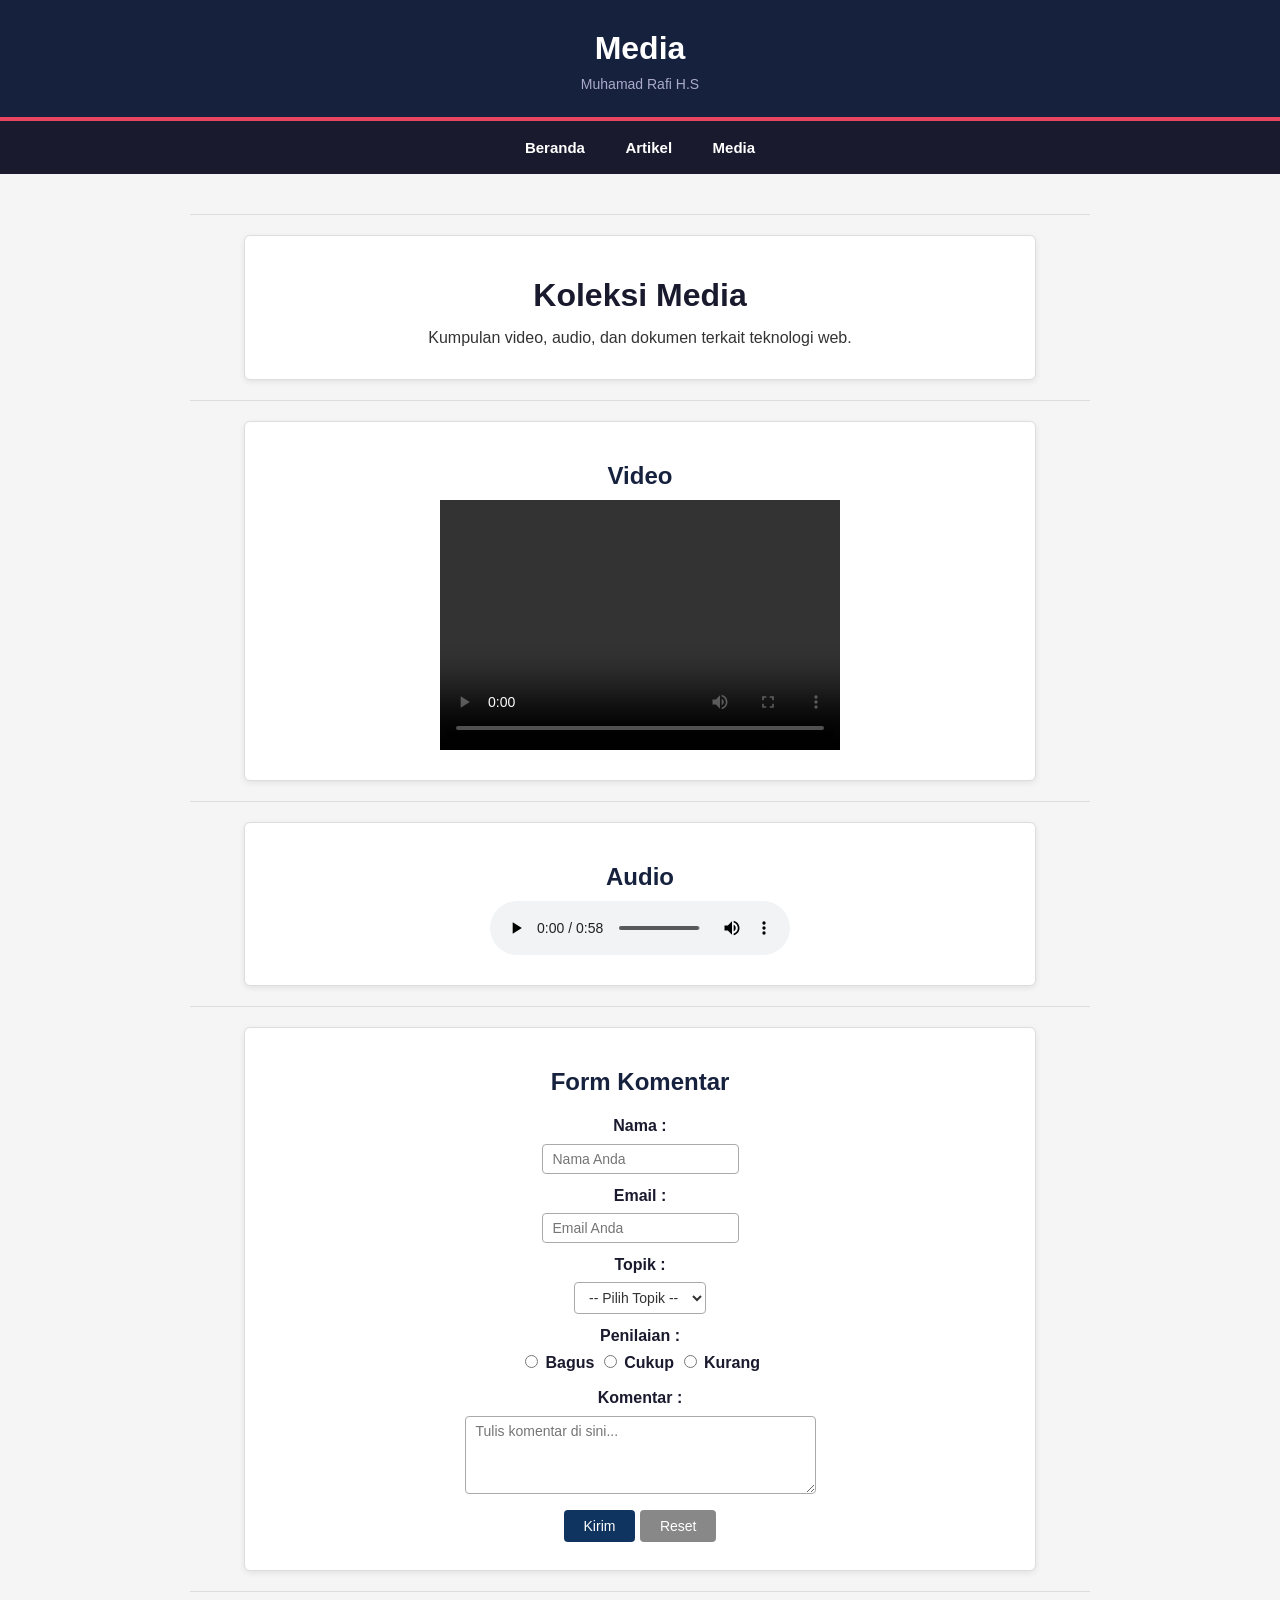
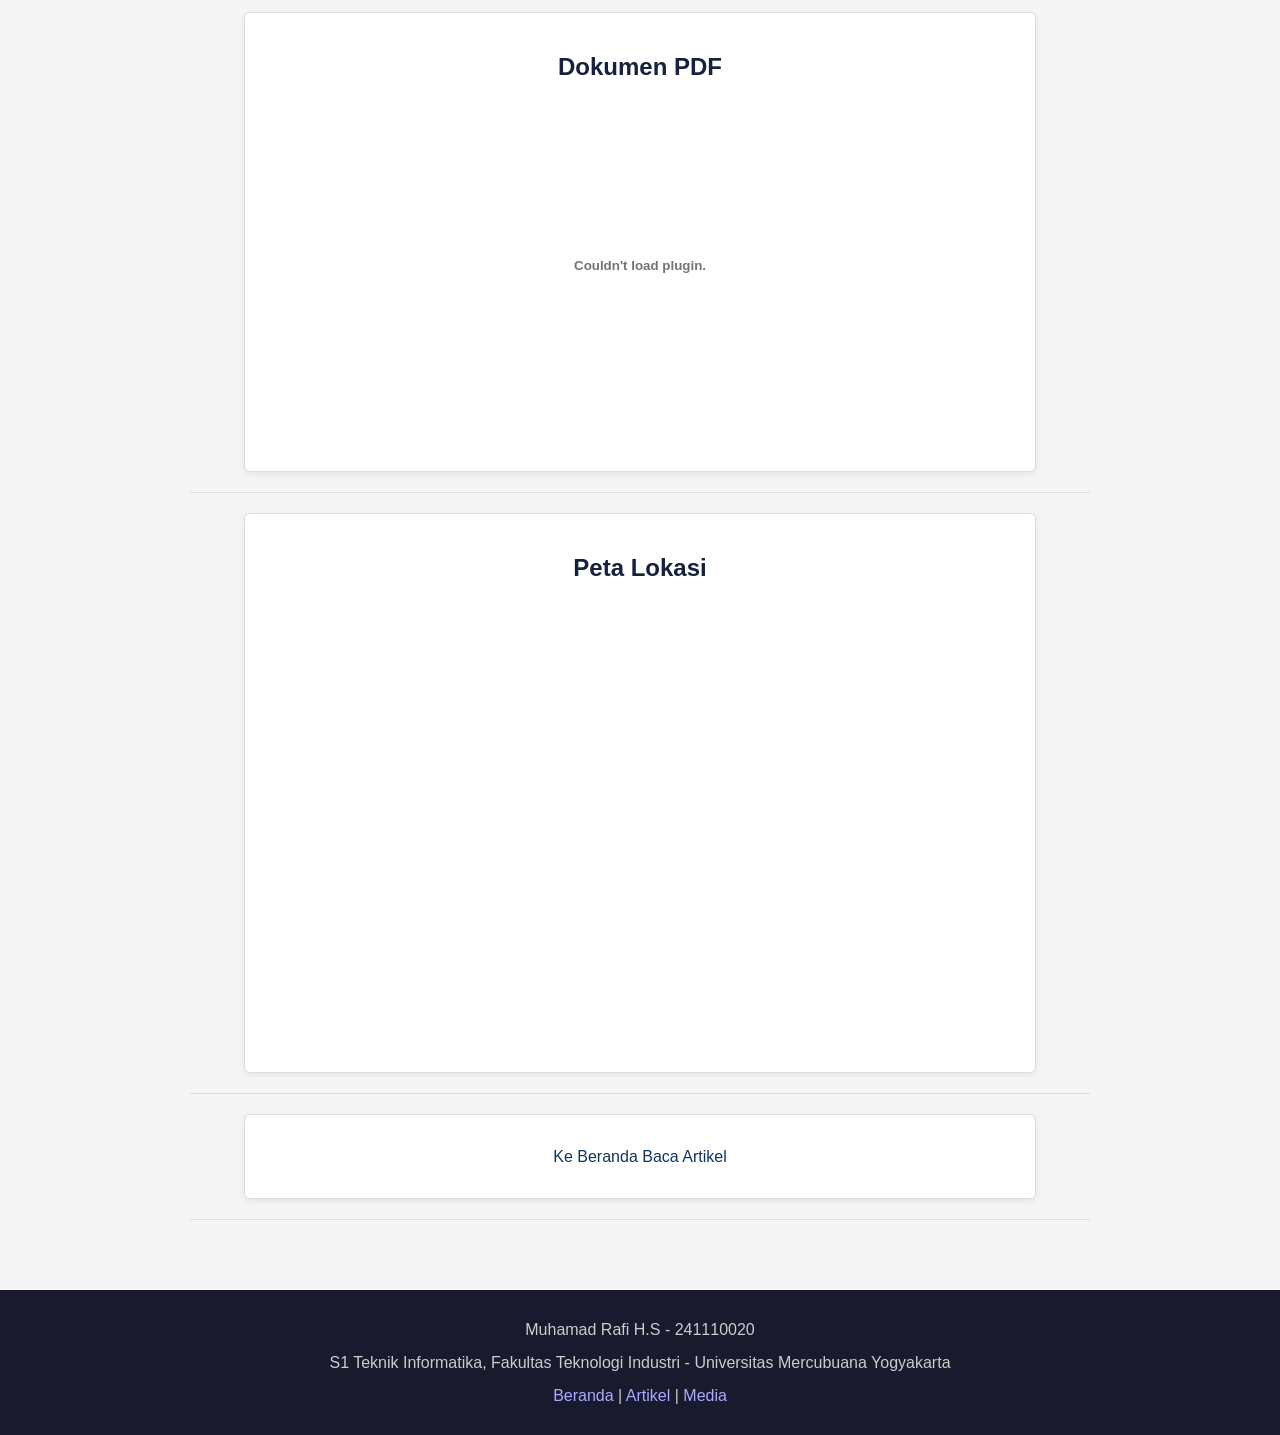
<file: TUGASKULIAH/TP4CSS_Muhamad_Rafi_H.S_241110020/media.html>
<!DOCTYPE html>
<html lang="id">

<head>
    <meta charset="UTF-8">
    <meta name="viewport" content="width=device-width, initial-scale=1.0">
    <meta name="description" content="Halaman media - Blog Teknologi Web">
    <meta name="author" content="Muhamad Rafi H.S">
    <title>Media</title>
    <link rel="stylesheet" href="styles.css">
</head>

<body>
    <div id="header">
        <h1>Media</h1>
        <p> Muhamad Rafi H.S</p>
    </div>
    <nav>
        <a href="index.html" class="nav-link">Beranda</a>
        <a href="artikel.html" class="nav-link">Artikel</a>
        <a href="media.html" class="nav-link active">Media</a>
    </nav>
    <div id="main">

        <hr>
        <div class="card">
            <h1>Koleksi Media</h1>
            <p>Kumpulan video, audio, dan dokumen terkait teknologi web.</p>
        </div>

        <hr>

        <div class="card">
            <h2>Video</h2>
            <video src="assets/meme_dog.mp4" width="400" height="250" controls>
                Browser Anda tidak mendukung tag video.
            </video>
        </div>

        <hr>

        <div class="card">
            <h2>Audio</h2>
            <audio src="assets/mp3_sample.mp3" controls>
                Browser Anda tidak mendukung tag audio.
            </audio>
        </div>

        <hr>

        <div class="card" style="text-align: center;">
            <h2>Form Komentar</h2>
            <form action="#" method="post">

            <p>
                <label for="nama">Nama :</label><br>
                <input type="text" id="nama" name="nama" placeholder="Nama Anda">
            </p>

            <p>
                <label for="email">Email :</label><br>
                <input type="email" id="email" name="email" placeholder="Email Anda">
            </p>

            <p>
                <label for="topik">Topik :</label><br>
                <select id="topik" name="topik">
                    <option value="">-- Pilih Topik --</option>
                    <option value="html">HTML</option>
                    <option value="css">CSS</option>
                    <option value="js">JavaScript</option>
                </select>
            </p>

            <p>
                <label>Penilaian :</label><br>
                <input type="radio" id="bagus" name="penilaian" value="bagus">
                <label for="bagus">Bagus</label>
                <input type="radio" id="cukup" name="penilaian" value="cukup">
                <label for="cukup">Cukup</label>
                <input type="radio" id="kurang" name="penilaian" value="kurang">
                <label for="kurang">Kurang</label>
            </p>

            <p>
                <label for="komentar">Komentar :</label><br>
                <textarea id="komentar" name="komentar" rows="4" cols="38"
                    placeholder="Tulis komentar di sini..."></textarea>
            </p>

            <p>
                <input type="submit" value="Kirim">
                <input type="reset" value="Reset">
            </p>

            </form>
        </div>

        <hr>

        <div class="card">
            <h2>Dokumen PDF</h2>
            <embed src="assets/kulari.pdf" type="application/pdf" width="500" height="350">
        </div>

        <hr>

        <div class="card">
            <h2>Peta Lokasi</h2>
            <iframe
                src="https://www.google.com/maps/embed?pb=!1m18!1m12!1m3!1d63257.709855965484!2d110.3696594922945!3d-7.725259415121197!2m3!1f0!2f0!3f0!3m2!1i1024!2i768!4f13.1!3m3!1m2!1s0x2e7a599aaf90dabb%3A0x8a6d88bc1cedbed4!2sUniversitas%20Mercu%20Buana%20Yogyakarta%2C%20Kampus%203!5e0!3m2!1sen!2sid!4v1776217879035!5m2!1sen!2sid"
                width="600" height="450" style="border:0;" allowfullscreen="" loading="lazy"
                referrerpolicy="no-referrer-when-downgrade"></iframe>
        </div>

        <hr>

        <div class="card">
            <p>
                <a href="index.html" class="btn">Ke Beranda</a>
                <a href="artikel.html" class="btn">Baca Artikel</a>
            </p>
        </div>

        <hr>

    </div><!-- /#main -->

    <div id="footer">
        <p> Muhamad Rafi H.S - 241110020</p>
        <p>S1 Teknik Informatika, Fakultas Teknologi Industri - Universitas Mercubuana Yogyakarta</p>
        <p>
            <a href="index.html">Beranda</a> |
            <a href="artikel.html">Artikel</a> |
            <a href="media.html">Media</a>
        </p>
    </div>

</body>

</html>
</file>
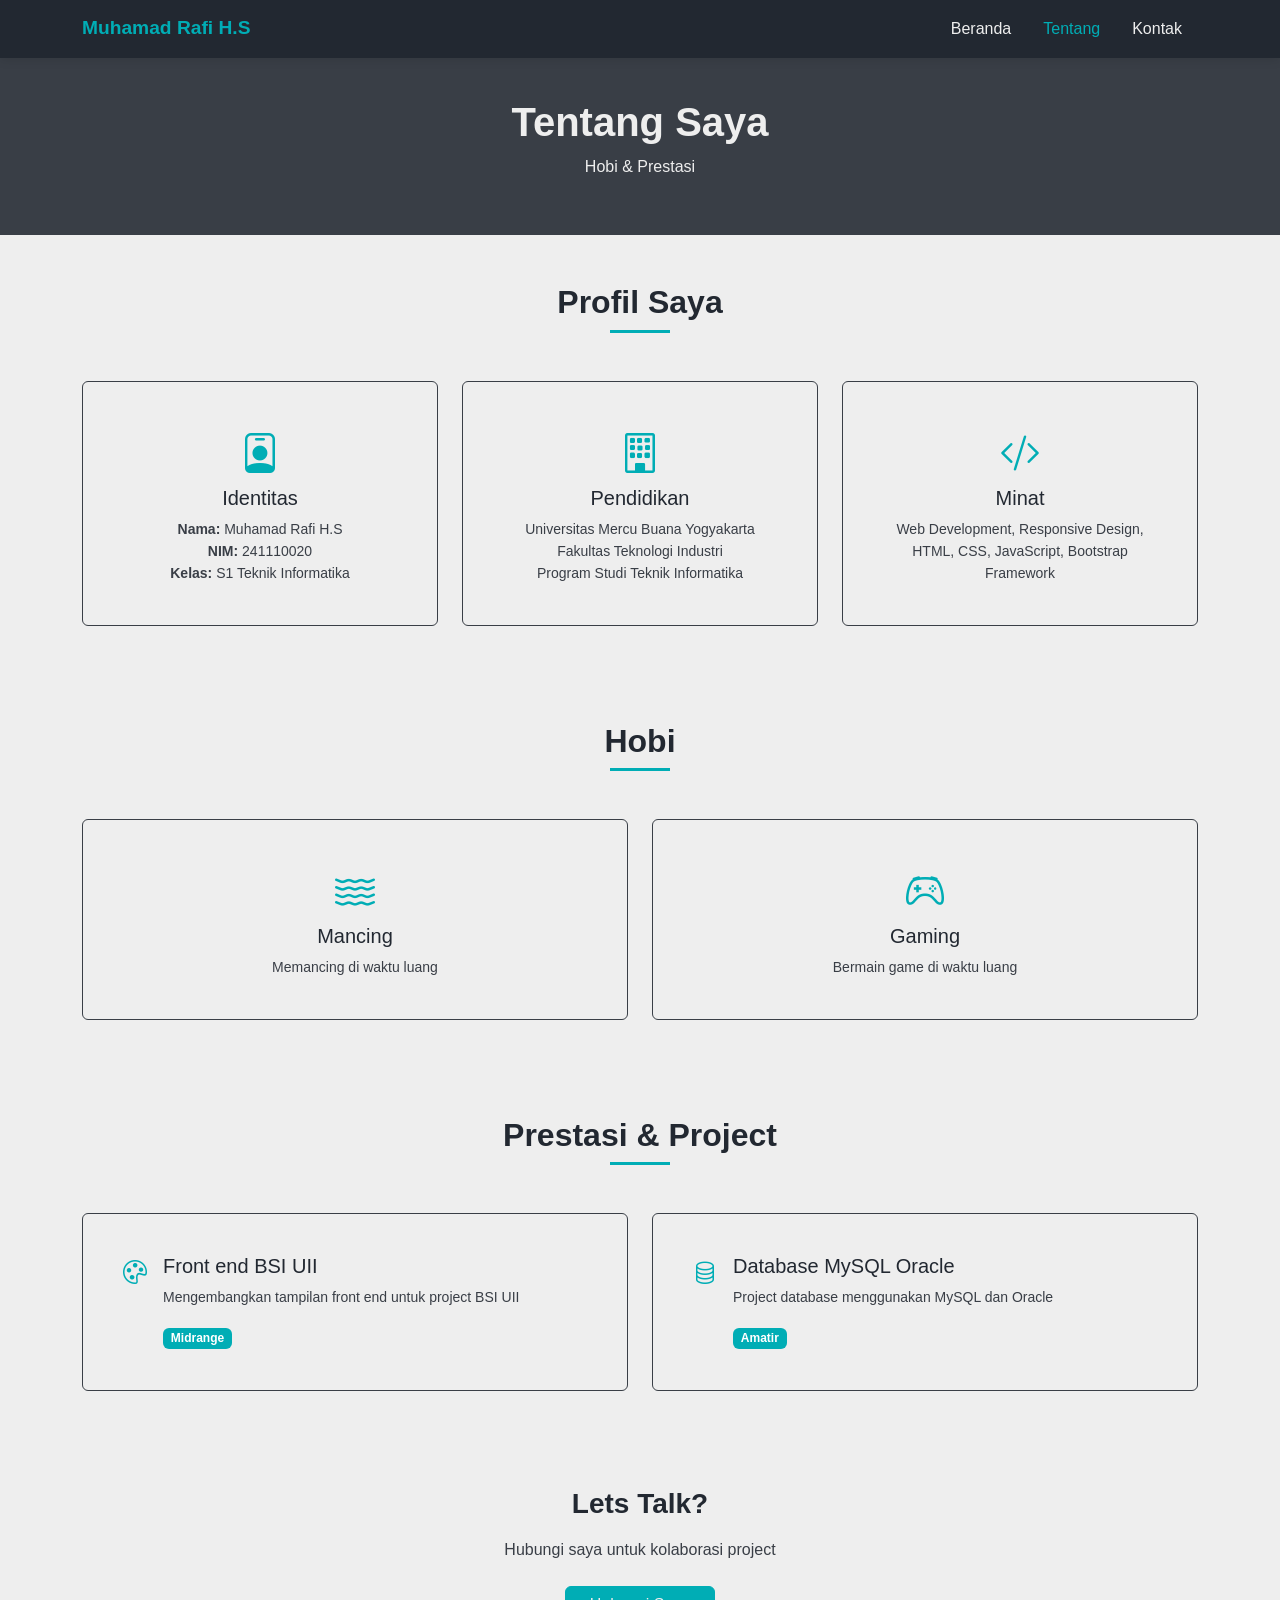
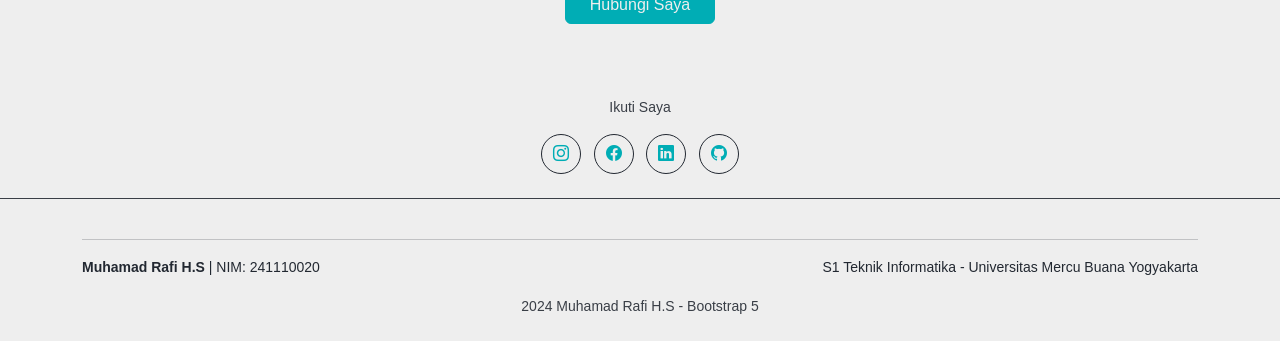
<file: TUGASKULIAH/TP5Bootstrap_Muhamad_Rafi_H.S_241110020/about.html>
<!DOCTYPE html>
<html lang="id">

<head>
    <meta charset="UTF-8">
    <meta name="viewport" content="width=device-width, initial-scale=1.0">
    <meta name="description" content="Tentang - Portfolio Muhamad Rafi H.S">
    <meta name="author" content="Muhamad Rafi H.S">
    <title>Tentang Saya - Portfolio Muhamad Rafi H.S</title>

    <!-- Bootstrap 5.3.3 CSS -->
    <link href="https://cdn.jsdelivr.net/npm/bootstrap@5.3.3/dist/css/bootstrap.min.css" rel="stylesheet"
        integrity="sha384-QWTKZyjpPEjISv5WaRU9OFeRpok6YctnYmDr5pNlyT2bRjXh0JMhjY6hW+ALEwIH" crossorigin="anonymous">

    <!-- Bootstrap Icons -->
    <link rel="stylesheet" href="https://cdn.jsdelivr.net/npm/bootstrap-icons@1.11.3/font/bootstrap-icons.min.css">

    <!-- Custom CSS -->
    <link rel="stylesheet" href="styles.css">
</head>

<body>
    <!-- Navbar Component -->
    <nav class="navbar navbar-expand-lg sticky-top">
        <div class="container">
            <a class="navbar-brand fw-bold" href="index.html">
                Muhamad Rafi H.S
            </a>
            <button class="navbar-toggler" type="button" data-bs-toggle="collapse" data-bs-target="#navbarNav"
                aria-controls="navbarNav" aria-expanded="false" aria-label="Toggle navigation">
                <span class="navbar-toggler-icon"></span>
            </button>
            <div class="collapse navbar-collapse" id="navbarNav">
                <ul class="navbar-nav ms-auto">
                    <li class="nav-item">
                        <a class="nav-link" href="index.html">Beranda</a>
                    </li>
                    <li class="nav-item">
                        <a class="nav-link active" href="about.html">Tentang</a>
                    </li>
                    <li class="nav-item">
                        <a class="nav-link" href="contact.html">Kontak</a>
                    </li>
                </ul>
            </div>
        </div>
    </nav>

    <!-- Page Header -->
    <section class="page-header">
        <div class="container">
            <div class="row">
                <div class="col-12 text-center">
                    <h1 class="fw-bold">Tentang Saya</h1>
                    <p class="text-muted"> Hobi & Prestasi</p>
                </div>
            </div>
        </div>
    </section>

    <!-- About Section -->
    <section class="py-5">
        <div class="container">
            <div class="text-center mb-5">
                <h2 class="fw-bold">Profil Saya</h2>
                <div class="divider mx-auto"></div>
            </div>

            <div class="row g-4">
                <div class="col-lg-4 col-md-6">
                    <div class="card h-100 text-center p-4">
                        <div class="card-body">
                            <i class="bi bi-person-badge fs-1 mb-3"></i>
                            <h5 class="card-title">Identitas</h5>
                            <p class="card-text small mb-0">
                                <strong>Nama:</strong> Muhamad Rafi H.S<br>
                                <strong>NIM:</strong> 241110020<br>
                                <strong>Kelas:</strong> S1 Teknik Informatika
                            </p>
                        </div>
                    </div>
                </div>

                <div class="col-lg-4 col-md-6">
                    <div class="card h-100 text-center p-4">
                        <div class="card-body">
                            <i class="bi bi-building fs-1 mb-3"></i>
                            <h5 class="card-title">Pendidikan</h5>
                            <p class="card-text small mb-0">
                                Universitas Mercu Buana Yogyakarta<br>
                                Fakultas Teknologi Industri<br>
                                Program Studi Teknik Informatika
                            </p>
                        </div>
                    </div>
                </div>

                <div class="col-lg-4 col-md-12">
                    <div class="card h-100 text-center p-4">
                        <div class="card-body">
                            <i class="bi bi-code-slash fs-1 mb-3"></i>
                            <h5 class="card-title">Minat</h5>
                            <p class="card-text small mb-0">
                                Web Development, Responsive Design, HTML, CSS, JavaScript, Bootstrap Framework
                            </p>
                        </div>
                    </div>
                </div>
            </div>
        </div>
    </section>

    <!-- Hobbies Section -->
    <section class="py-5">
        <div class="container">
            <div class="text-center mb-5">
                <h2 class="fw-bold">Hobi</h2>
                <div class="divider mx-auto"></div>
            </div>

            <div class="row g-4">
                <div class="col-sm-6">
                    <div class="card h-100 text-center p-4">
                        <div class="card-body">
                            <i class="bi bi-water fs-1 mb-3"></i>
                            <h5 class="card-title">Mancing</h5>
                            <p class="card-text small">Memancing di waktu luang</p>
                        </div>
                    </div>
                </div>

                <div class="col-sm-6">
                    <div class="card h-100 text-center p-4">
                        <div class="card-body">
                            <i class="bi bi-controller fs-1 mb-3"></i>
                            <h5 class="card-title">Gaming</h5>
                            <p class="card-text small">Bermain game di waktu luang</p>
                        </div>
                    </div>
                </div>
            </div>
        </div>
    </section>

    <!-- Achievements Section -->
    <section class="py-5" id="achievements">
        <div class="container">
            <div class="text-center mb-5">
                <h2 class="fw-bold">Prestasi & Project</h2>
                <div class="divider mx-auto"></div>
            </div>

            <div class="row g-4">
                <div class="col-md-6">
                    <div class="card h-100 p-4">
                        <div class="card-body">
                            <div class="d-flex align-items-start">
                                <i class="bi bi-palette fs-4 me-3"></i>
                                <div>
                                    <h5 class="card-title">Front end BSI UII</h5>
                                    <p class="card-text small">Mengembangkan tampilan front end untuk project BSI UII</p>
                                    <span class="badge bg-primary">Midrange</span>
                                </div>
                            </div>
                        </div>
                    </div>
                </div>

                <div class="col-md-6">
                    <div class="card h-100 p-4">
                        <div class="card-body">
                            <div class="d-flex align-items-start">
                                <i class="bi bi-database fs-4 me-3"></i>
                                <div>
                                    <h5 class="card-title">Database MySQL Oracle</h5>
                                    <p class="card-text small">Project database menggunakan MySQL dan Oracle</p>
                                    <span class="badge bg-primary">Amatir</span>
                                </div>
                            </div>
                        </div>
                    </div>
                </div>
            </div>
        </div>
    </section>

    <!-- CTA Section -->
    <section class="py-5">
        <div class="container">
            <div class="row">
                <div class="col-12 text-center">
                    <h3 class="fw-bold mb-3">Lets Talk?</h3>
                    <p class="text-muted mb-4">Hubungi saya untuk kolaborasi project</p>
                    <a href="contact.html" class="btn btn-primary px-4">Hubungi Saya</a>
                </div>
            </div>
        </div>
    </section>

    <!-- Social Links Section -->
    <section class="py-4">
        <div class="container">
            <div class="row text-center">
                <div class="col-12">
                    <p class="small text-muted mb-3">Ikuti Saya</p>
                    <a href="#" class="btn btn-outline-dark btn-social me-2">
                        <i class="bi bi-instagram"></i>
                    </a>
                    <a href="#" class="btn btn-outline-dark btn-social me-2">
                        <i class="bi bi-facebook"></i>
                    </a>
                    <a href="#" class="btn btn-outline-dark btn-social me-2">
                        <i class="bi bi-linkedin"></i>
                    </a>
                    <a href="#" class="btn btn-outline-dark btn-social">
                        <i class="bi bi-github"></i>
                    </a>
                </div>
            </div>
        </div>
    </section>

    <!-- Footer -->
    <footer class="py-4 mt-auto">
        <div class="container">
            <hr>
            <div class="row">
                <div class="col-md-6 text-center text-md-start mb-2 mb-md-0">
                    <p class="mb-0 small"><strong>Muhamad Rafi H.S</strong> | NIM: 241110020</p>
                </div>
                <div class="col-md-6 text-center text-md-end">
                    <p class="mb-0 small">S1 Teknik Informatika - Universitas Mercu Buana Yogyakarta</p>
                </div>
            </div>
            <div class="text-center mt-3">
                <p class="mb-0 small text-muted">2024 Muhamad Rafi H.S - Bootstrap 5</p>
            </div>
        </div>
    </footer>

    <!-- Bootstrap 5.3.3 JS Bundle -->
    <script src="https://cdn.jsdelivr.net/npm/bootstrap@5.3.3/dist/js/bootstrap.bundle.min.js"
        integrity="sha384-YvpcrYf0tY3lHB60NNkmXc5s9fDVZLESaAA55NDzOxhy9GkcIdslK1eN7N6jIeHz" crossorigin="anonymous"></script>
</body>

</html>
</file>
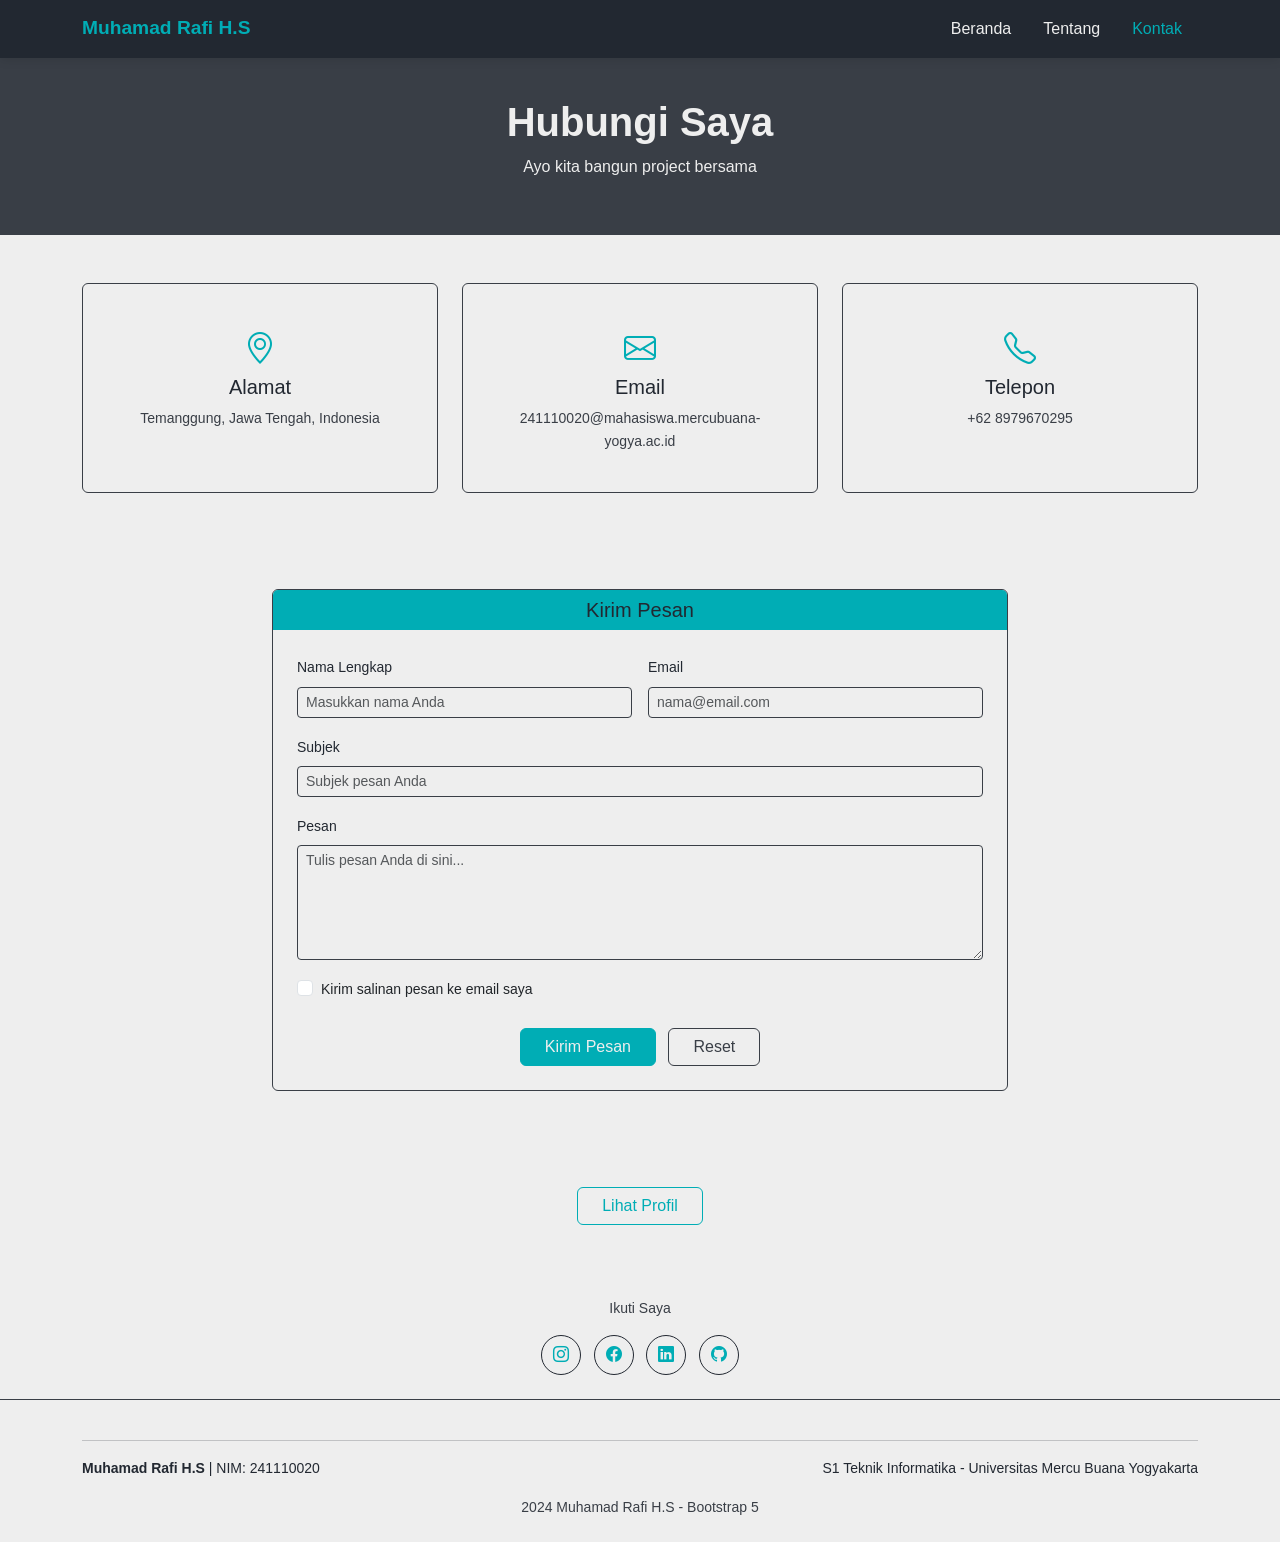
<file: TUGASKULIAH/TP5Bootstrap_Muhamad_Rafi_H.S_241110020/contact.html>
<!DOCTYPE html>
<html lang="id">

<head>
    <meta charset="UTF-8">
    <meta name="viewport" content="width=device-width, initial-scale=1.0">
    <meta name="description" content="Kontak - Portfolio Muhamad Rafi H.S">
    <meta name="author" content="Muhamad Rafi H.S">
    <title>Kontak - Portfolio Muhamad Rafi H.S</title>

    <!-- Bootstrap 5.3.3 CSS -->
    <link href="https://cdn.jsdelivr.net/npm/bootstrap@5.3.3/dist/css/bootstrap.min.css" rel="stylesheet"
        integrity="sha384-QWTKZyjpPEjISv5WaRU9OFeRpok6YctnYmDr5pNlyT2bRjXh0JMhjY6hW+ALEwIH" crossorigin="anonymous">

    <!-- Bootstrap Icons -->
    <link rel="stylesheet" href="https://cdn.jsdelivr.net/npm/bootstrap-icons@1.11.3/font/bootstrap-icons.min.css">

    <!-- Custom CSS -->
    <link rel="stylesheet" href="styles.css">
</head>

<body>
    <!-- Navbar Component -->
    <nav class="navbar navbar-expand-lg sticky-top">
        <div class="container">
            <a class="navbar-brand fw-bold" href="index.html">
                Muhamad Rafi H.S
            </a>
            <button class="navbar-toggler" type="button" data-bs-toggle="collapse" data-bs-target="#navbarNav"
                aria-controls="navbarNav" aria-expanded="false" aria-label="Toggle navigation">
                <span class="navbar-toggler-icon"></span>
            </button>
            <div class="collapse navbar-collapse" id="navbarNav">
                <ul class="navbar-nav ms-auto">
                    <li class="nav-item">
                        <a class="nav-link" href="index.html">Beranda</a>
                    </li>
                    <li class="nav-item">
                        <a class="nav-link" href="about.html">Tentang</a>
                    </li>
                    <li class="nav-item">
                        <a class="nav-link active" href="contact.html">Kontak</a>
                    </li>
                </ul>
            </div>
        </div>
    </nav>

    <!-- Page Header -->
    <section class="page-header">
        <div class="container">
            <div class="row">
                <div class="col-12 text-center">
                    <h1 class="fw-bold">Hubungi Saya</h1>
                    <p class="text-muted"> Ayo kita bangun project bersama</p>
                </div>
            </div>
        </div>
    </section>

    <!-- Contact Info Section -->
    <section class="py-5">
        <div class="container">
            <div class="row g-4">
                <div class="col-md-4">
                    <div class="card h-100 text-center p-4">
                        <div class="card-body">
                            <i class="bi bi-geo-alt fs-2 mb-3"></i>
                            <h5 class="card-title">Alamat</h5>
                            <p class="card-text small text-muted">Temanggung, Jawa Tengah, Indonesia</p>
                        </div>
                    </div>
                </div>

                <div class="col-md-4">
                    <div class="card h-100 text-center p-4">
                        <div class="card-body">
                            <i class="bi bi-envelope fs-2 mb-3"></i>
                            <h5 class="card-title">Email</h5>
                            <p class="card-text small text-muted">241110020@mahasiswa.mercubuana-yogya.ac.id</p>
                        </div>
                    </div>
                </div>

                <div class="col-md-4">
                    <div class="card h-100 text-center p-4">
                        <div class="card-body">
                            <i class="bi bi-telephone fs-2 mb-3"></i>
                            <h5 class="card-title">Telepon</h5>
                            <p class="card-text small text-muted">+62 8979670295</p>
                        </div>
                    </div>
                </div>
            </div>
        </div>
    </section>

    <!-- Contact Section with Form -->
    <section class="py-5">
        <div class="container">
            <div class="row justify-content-center">
                <div class="col-lg-8">
                    <div class="card">
                        <div class="card-header">
                            <h5 class="mb-0 text-center">Kirim Pesan</h5>
                        </div>
                        <div class="card-body p-4">
                            <form>
                                <div class="row g-3">
                                    <div class="col-md-6">
                                        <label for="nama" class="form-label small">Nama Lengkap</label>
                                        <input type="text" class="form-control form-control-sm" id="nama"
                                            placeholder="Masukkan nama Anda" required>
                                    </div>
                                    <div class="col-md-6">
                                        <label for="email" class="form-label small">Email</label>
                                        <input type="email" class="form-control form-control-sm" id="email"
                                            placeholder="nama@email.com" required>
                                    </div>
                                    <div class="col-12">
                                        <label for="subject" class="form-label small">Subjek</label>
                                        <input type="text" class="form-control form-control-sm" id="subject"
                                            placeholder="Subjek pesan Anda">
                                    </div>
                                    <div class="col-12">
                                        <label for="pesan" class="form-label small">Pesan</label>
                                        <textarea class="form-control form-control-sm" id="pesan" rows="5"
                                            placeholder="Tulis pesan Anda di sini..." required></textarea>
                                    </div>
                                    <div class="col-12">
                                        <div class="form-check">
                                            <input class="form-check-input" type="checkbox" id="copyCheck">
                                            <label class="form-check-label small" for="copyCheck">
                                                Kirim salinan pesan ke email saya
                                            </label>
                                        </div>
                                    </div>
                                    <div class="col-12 text-center mt-4">
                                        <button type="submit" class="btn btn-primary px-4">Kirim Pesan</button>
                                        <button type="reset" class="btn btn-outline-secondary px-4 ms-2">Reset</button>
                                    </div>
                                </div>
                            </form>
                        </div>
                    </div>
                </div>
            </div>
        </div>
    </section>

    <!-- Back to About Section -->
    <section class="py-5">
        <div class="container">
            <div class="row">
                <div class="col-12 text-center">
                    <a href="about.html" class="btn btn-outline-primary px-4">Lihat Profil</a>
                </div>
            </div>
        </div>
    </section>

    <!-- Social Links Section -->
    <section class="py-4">
        <div class="container">
            <div class="row text-center">
                <div class="col-12">
                    <p class="small text-muted mb-3">Ikuti Saya</p>
                    <a href="#" class="btn btn-outline-dark btn-social me-2">
                        <i class="bi bi-instagram"></i>
                    </a>
                    <a href="#" class="btn btn-outline-dark btn-social me-2">
                        <i class="bi bi-facebook"></i>
                    </a>
                    <a href="#" class="btn btn-outline-dark btn-social me-2">
                        <i class="bi bi-linkedin"></i>
                    </a>
                    <a href="#" class="btn btn-outline-dark btn-social">
                        <i class="bi bi-github"></i>
                    </a>
                </div>
            </div>
        </div>
    </section>

    <!-- Footer -->
    <footer class="py-4 mt-auto">
        <div class="container">
            <hr>
            <div class="row">
                <div class="col-md-6 text-center text-md-start mb-2 mb-md-0">
                    <p class="mb-0 small"><strong>Muhamad Rafi H.S</strong> | NIM: 241110020</p>
                </div>
                <div class="col-md-6 text-center text-md-end">
                    <p class="mb-0 small">S1 Teknik Informatika - Universitas Mercu Buana Yogyakarta</p>
                </div>
            </div>
            <div class="text-center mt-3">
                <p class="mb-0 small text-muted">2024 Muhamad Rafi H.S - Bootstrap 5</p>
            </div>
        </div>
    </footer>

    <!-- Bootstrap 5.3.3 JS Bundle -->
    <script src="https://cdn.jsdelivr.net/npm/bootstrap@5.3.3/dist/js/bootstrap.bundle.min.js"
        integrity="sha384-YvpcrYf0tY3lHB60NNkmXc5s9fDVZLESaAA55NDzOxhy9GkcIdslK1eN7N6jIeHz" crossorigin="anonymous"></script>
</body>

</html>
</file>
<file: TUGASKULIAH/TP4CSS_Muhamad_Rafi_H.S_241110020/styles.css>
body {
  font-family: Arial, sans-serif;
  font-size: 16px;
  background-color: #f5f5f5;
  color: #333333;
  margin: 0;
  padding: 0;
}

h1 {
  font-size: 2em;
  color: #1a1a2e;
  text-align: center;
  margin-bottom: 10px;
}

h2 {
  font-size: 1.5em;
  color: #16213e;
  text-align: center;
  margin-top: 20px;
  margin-bottom: 8px;
}

h3 {
  font-size: 1.2em;
  color: #0f3460;
  text-align: center;
}

h4,
h5,
h6 {
  text-align: center;
  color: #333333;
}

p {
  text-align: center;
  line-height: 1.7;
  margin: 8px 0;
}

a {
  color: #0f3460;
  text-decoration: none;
}

nav {
  background-color: #1a1a2e;
  padding: 12px 0;
  text-align: center;
}

hr {
  border: none;
  border-top: 1px solid #dddddd;
  margin: 20px 0;
}

img {
  display: block;
  margin: 10px auto;
  border: 2px solid #cccccc;
  border-radius: 4px;
}

table {
  margin: 10px auto;
  border-collapse: collapse;
  background-color: #ffffff;
}

th {
  background-color: #1a1a2e;
  color: #ffffff;
  padding: 10px 16px;
  text-align: left;
  border: 1px solid #cccccc;
}

td {
  padding: 8px 16px;
  border: 1px solid #cccccc;
  text-align: left;
}

tr:nth-child(even) {
  background-color: #f0f4ff;
}

ul,
ol {
  display: inline-block;
  text-align: left;
  line-height: 1.8;
}

form {
  display: inline-block;
  text-align: left;
}

label {
  font-weight: bold;
  color: #1a1a2e;
}

input[type="text"],
input[type="email"],
input[type="password"],
input[type="tel"],
input[type="number"],
input[type="date"],
textarea,
select {
  padding: 6px 10px;
  border: 1px solid #aaaaaa;
  border-radius: 4px;
  font-size: 14px;
  font-family: Arial, sans-serif;
  background-color: #ffffff;
  color: #333333;
  margin-top: 4px;
}

input[type="submit"] {
  background-color: #0f3460;
  color: #ffffff;
  padding: 8px 20px;
  border: none;
  border-radius: 4px;
  font-size: 14px;
  cursor: pointer;
}

input[type="reset"] {
  background-color: #888888;
  color: #ffffff;
  padding: 8px 20px;
  border: none;
  border-radius: 4px;
  font-size: 14px;
  cursor: pointer;
}

video,
audio {
  display: block;
  margin: 10px auto;
}

embed,
iframe {
  display: block;
  margin: 10px auto;
}

code {
  background-color: #eef2ff;
  color: #0f3460;
  padding: 2px 6px;
  border-radius: 3px;
  font-family: monospace;
  font-size: 0.9em;
}

strong {
  color: #0f3460;
}

footer {
  background-color: #1a1a2e;
  color: #cccccc;
  text-align: center;
  padding: 20px;
  margin-top: 30px;
}

footer a {
  color: #aaaaff;
}

footer p {
  color: #cccccc;
}

/* ============================================
   2. SELECTOR ELEMENT KELAS (CLASS)
   ============================================ */

.container {
  max-width: 900px;
  margin: 0 auto;
  padding: 20px 30px;
}

.nav-link {
  color: #ffffff;
  font-size: 15px;
  font-weight: bold;
  padding: 6px 14px;
  margin: 0 4px;
  border-radius: 4px;
  display: inline-block;
  text-decoration: none;
}

.card {
  background-color: #ffffff;
  border: 1px solid #dddddd;
  border-radius: 6px;
  padding: 20px;
  margin: 16px auto;
  max-width: 750px;
  box-shadow: 0 2px 6px rgba(0, 0, 0, 0.08);
}



/* ============================================
   3. SELECTOR ELEMENT ID
   ============================================ */

#header {
  background-color: #16213e;
  color: #ffffff;
  padding: 30px 20px 20px;
  text-align: center;
  border-bottom: 4px solid #e94560;
}

#header h1 {
  color: #ffffff;
  margin: 0 0 6px 0;
}

#header p {
  color: #aaaacc;
  margin: 0;
  font-size: 14px;
}

#main {
  max-width: 900px;
  margin: 0 auto;
  padding: 20px 30px;
}

#footer {
  background-color: #1a1a2e;
  color: #cccccc;
  text-align: center;
  padding: 20px;
  margin-top: 30px;
}

#footer p {
  color: #cccccc;
  margin: 6px 0;
}

#footer a {
  color: #aaaaff;
}
</file>
<file: TUGASKULIAH/TP5Bootstrap_Muhamad_Rafi_H.S_241110020/styles.css>
/* Color Palette */
:root {
    --color-dark: #222831;
    --color-gray: #393E46;
    --color-accent: #00ADB5;
    --color-light: #EEEEEE;
}

/* Global Styles */
* {
    margin: 0;
    padding: 0;
    box-sizing: border-box;
}

html {
    scroll-behavior: smooth;
}

body {
    font-family: 'Segoe UI', Tahoma, Geneva, Verdana, sans-serif;
    line-height: 1.6;
    background-color: var(--color-light);
    color: var(--color-dark);
    display: flex;
    flex-direction: column;
    min-height: 100vh;
}

/* Navbar Styles */
.navbar {
    background-color: var(--color-dark);
    box-shadow: 0 2px 10px rgba(0, 0, 0, 0.1);
}

.navbar-brand {
    color: var(--color-accent) !important;
    font-size: 1.2rem;
}

.nav-link {
    color: var(--color-light) !important;
    padding: 0.5rem 1rem !important;
    transition: color 0.2s ease;
}

.nav-link:hover {
    color: var(--color-accent) !important;
}

.nav-link.active {
    color: var(--color-accent) !important;
}

.navbar-toggler {
    border-color: var(--color-light);
}

.navbar-toggler-icon {
    background-image: url("data:image/svg+xml,%3csvg xmlns='http://www.w3.org/2000/svg' viewBox='0 0 30 30'%3e%3cpath stroke='rgba(238, 238, 238, 1)' stroke-linecap='round' stroke-miterlimit='10' stroke-width='2' d='M4 7h22M4 15h22M4 23h22'/%3e%3c/svg%3e");
}

/* Hero Section */
.hero-section {
    background-color: var(--color-dark);
    color: var(--color-light);
    padding: 80px 0;
}

.hero-section h1,
.hero-section p,
.hero-section .text-muted {
    color: var(--color-light) !important;
}

.page-header {
    background-color: var(--color-gray);
    color: var(--color-light);
    padding: 40px 0;
}

.page-header h1,
.page-header p,
.page-header .text-muted {
    color: var(--color-light) !important;
}

/* Buttons */
.btn-primary {
    background-color: var(--color-accent);
    border-color: var(--color-accent);
    color: var(--color-light);
}

.btn-primary:hover {
    background-color: #008c93;
    border-color: #008c93;
    color: var(--color-light);
}

.btn-outline-primary {
    color: var(--color-accent);
    border-color: var(--color-accent);
}

.btn-outline-primary:hover {
    background-color: var(--color-accent);
    border-color: var(--color-accent);
    color: var(--color-light);
}

.btn-outline-secondary {
    color: var(--color-gray);
    border-color: var(--color-gray);
}

.btn-outline-secondary:hover {
    background-color: var(--color-gray);
    border-color: var(--color-gray);
    color: var(--color-light);
}

.btn-outline-dark {
    color: var(--color-dark);
    border-color: var(--color-dark);
}

.btn-outline-dark:hover {
    background-color: var(--color-dark);
    border-color: var(--color-dark);
    color: var(--color-light);
}

/* Cards */
.card {
    background-color: var(--color-light);
    border: 1px solid var(--color-gray);
    transition: box-shadow 0.2s ease;
}

.card:hover {
    box-shadow: 0 4px 12px rgba(0, 0, 0, 0.1);
}

.card-header {
    background-color: var(--color-accent);
    color: var(--color-light);
    border-bottom: none;
}

.card-title {
    color: var(--color-dark);
}

.card-text {
    color: var(--color-gray);
}

/* Form Styles */
.form-control {
    border-color: var(--color-gray);
    background-color: var(--color-light);
    color: var(--color-dark);
}

.form-control:focus {
    border-color: var(--color-accent);
    box-shadow: 0 0 0 0.2rem rgba(0, 173, 181, 0.25);
    background-color: var(--color-light);
    color: var(--color-dark);
}

.form-label {
    color: var(--color-dark);
    font-weight: 500;
}

.form-check-input:checked {
    background-color: var(--color-accent);
    border-color: var(--color-accent);
}

/* Divider */
.divider {
    width: 60px;
    height: 3px;
    background-color: var(--color-accent);
    margin-top: 0.5rem;
}

/* Section Headers */
h1, h2, h3, h4, h5 {
    color: var(--color-dark);
}

.text-muted {
    color: var(--color-gray) !important;
}

/* Social Buttons */
.btn-social {
    width: 40px;
    height: 40px;
    border-radius: 50%;
    padding: 0;
    display: inline-flex;
    align-items: center;
    justify-content: center;
}

/* Badges */
.bg-primary {
    background-color: var(--color-accent) !important;
}

/* Footer */
footer {
    background-color: var(--color-light);
    border-top: 1px solid var(--color-gray);
}

footer hr {
    border-color: var(--color-gray);
}

/* Icons colors */
i {
    color: var(--color-accent);
}

/* Breadcrumb */
.breadcrumb-item a {
    color: var(--color-accent);
    text-decoration: none;
}

.breadcrumb-item.active {
    color: var(--color-gray);
}

/* Responsive Styles */
@media (max-width: 768px) {
    .hero-section {
        padding: 50px 0;
    }

    .page-header {
        padding: 30px 0;
    }
}

@media (max-width: 576px) {
    .hero-section h1 {
        font-size: 2rem;
    }

    .page-header h1 {
        font-size: 1.75rem;
    }
}

/* Smooth Scroll Offset for Navbar */
section[id] {
    scroll-margin-top: 70px;
}
</file>
